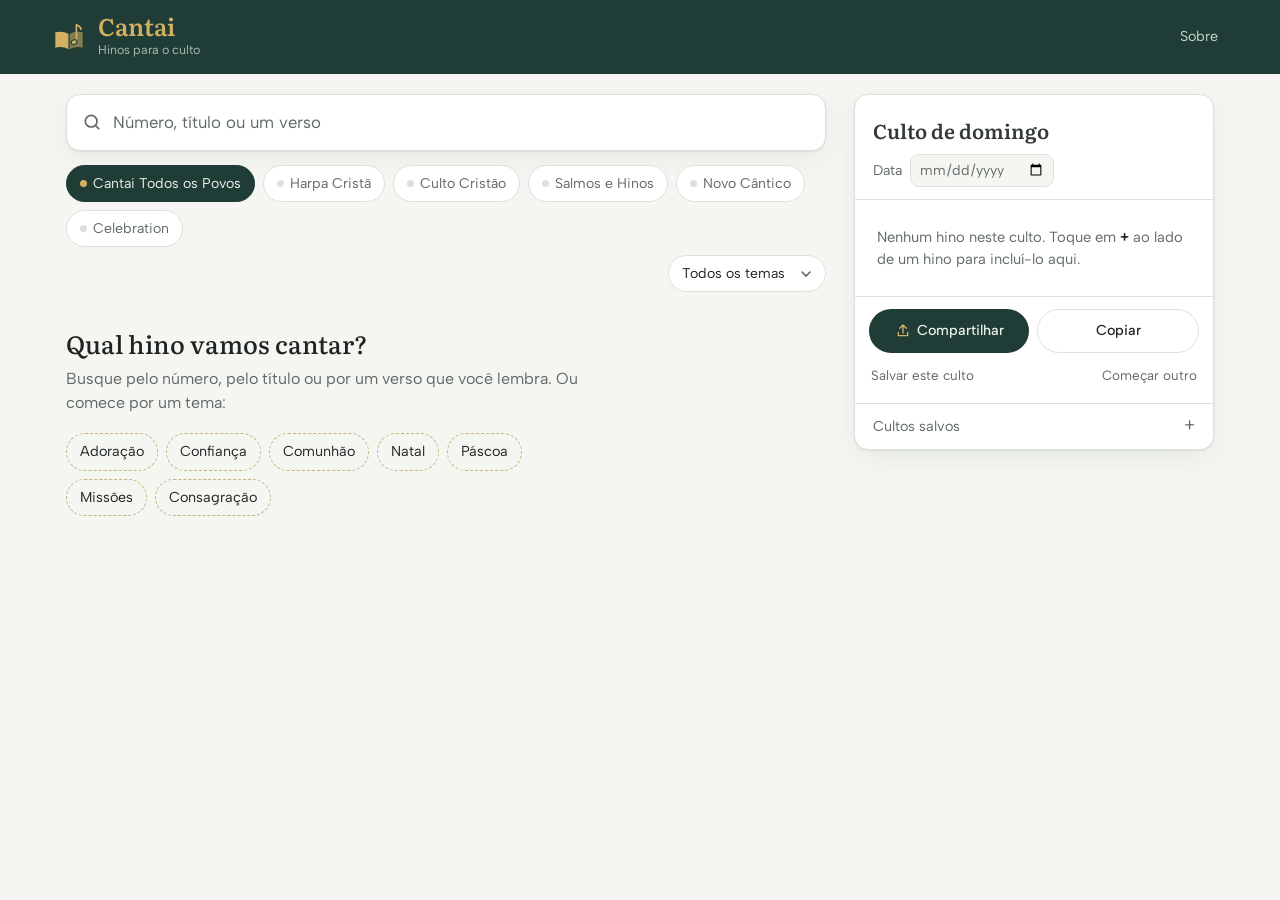
<file: web/index.html>
<!DOCTYPE html>
<html lang="pt-BR">
<head>
    <meta charset="UTF-8">
    <meta name="viewport" content="width=device-width, initial-scale=1.0, viewport-fit=cover">
    <title>Cantai · Hinos para o culto</title>
    <meta name="description" content="Encontre hinos, veja letra, métrica e melodia e monte a ordem do culto.">
    <meta name="theme-color" content="#1F3D36">
    <link rel="icon" type="image/svg+xml" href="icon.svg">
    <link rel="icon" type="image/x-icon" href="favicon.ico">
    <link rel="apple-touch-icon" sizes="180x180" href="apple-touch-icon.png">
    <link rel="manifest" href="site.webmanifest">
    <link rel="preconnect" href="https://fonts.googleapis.com">
    <link rel="preconnect" href="https://fonts.gstatic.com" crossorigin>
    <link href="https://fonts.googleapis.com/css2?family=Albert+Sans:wght@400;500;600&family=Literata:ital,opsz,wght@0,7..72,400..700;1,7..72,400&display=swap" rel="stylesheet">
    <style>
        /* Paleta do hinário: capa de tecido verde, letras douradas, papel e
           o vermelho de rubrica dos livros litúrgicos (só na ordem do culto). */
        :root {
            --capa: #1F3D36;
            --capa-escura: #17302A;
            --dourado: #B8913A;
            --dourado-capa: #D4B062;
            --papel: #F5F6F2;
            --folha: #FFFFFF;
            --tinta: #1D2422;
            --grafite: #5E6866;
            --linha: #DDE1DB;
            --rubrica: #A23B2A;
            --foco: #2F6F62;
            --sombra: 0 1px 2px rgba(23, 48, 42, .08), 0 8px 24px rgba(23, 48, 42, .06);

            --serifa: "Literata", Georgia, "Times New Roman", serif;
            --sans: "Albert Sans", system-ui, -apple-system, "Segoe UI", sans-serif;

            --raio: 14px;
            --raio-p: 9px;
            --letra-hino: 1.12rem;
            color-scheme: light dark;
        }

        @media (prefers-color-scheme: dark) {
            :root {
                --capa: #1A332D;
                --capa-escura: #13261F;
                --dourado: #D4B062;
                --papel: #12201C;
                --folha: #1A2C27;
                --tinta: #E9ECE6;
                --grafite: #A3ADA9;
                --linha: #2C433D;
                --rubrica: #E58A72;
                --foco: #7FC2B1;
                --sombra: 0 1px 2px rgba(0, 0, 0, .3);
            }
        }

        * { box-sizing: border-box; margin: 0; padding: 0; }

        html { -webkit-text-size-adjust: 100%; }

        body {
            font-family: var(--sans);
            background: var(--papel);
            color: var(--tinta);
            line-height: 1.5;
            min-height: 100vh;
            overflow-x: clip;
        }

        button, input, select { font: inherit; color: inherit; }
        button { cursor: pointer; background: none; border: 0; }
        [hidden] { display: none !important; }

        :focus-visible {
            outline: 2px solid var(--foco);
            outline-offset: 2px;
            border-radius: 6px;
        }

        .sr-only {
            position: absolute; width: 1px; height: 1px; overflow: hidden;
            clip: rect(0 0 0 0); white-space: nowrap;
        }

        /* --- Capa ------------------------------------------------------- */

        .capa {
            background: var(--capa);
            color: var(--dourado-capa);
            padding: calc(14px + env(safe-area-inset-top)) 20px 14px;
            position: sticky;
            top: 0;
            z-index: 20;
        }

        .capa-inner {
            max-width: 1180px;
            margin: 0 auto;
            display: flex;
            align-items: center;
            gap: 12px;
        }

        .marca {
            display: flex;
            align-items: center;
            gap: 10px;
            color: inherit;
            text-decoration: none;
        }

        .marca svg { width: 38px; height: 38px; flex: none; }

        .marca-nome {
            display: block;
            font-family: var(--serifa);
            font-size: 1.5rem;
            font-weight: 600;
            letter-spacing: .01em;
            line-height: 1;
        }

        .marca-sub {
            display: block;
            font-size: .78rem;
            color: rgba(233, 236, 230, .72);
            margin-top: 3px;
        }

        .capa-acoes { margin-left: auto; display: flex; gap: 6px; }

        .botao-capa {
            color: rgba(233, 236, 230, .85);
            padding: 8px 12px;
            border-radius: 999px;
            font-size: .9rem;
        }

        .botao-capa:hover { background: rgba(255, 255, 255, .08); }

        /* --- Estrutura -------------------------------------------------- */

        .layout {
            max-width: 1180px;
            margin: 0 auto;
            padding: 20px 16px 120px;
            display: grid;
            gap: 28px;
        }

        .layout > main { min-width: 0; }

        @media (min-width: 960px) {
            .layout {
                grid-template-columns: minmax(0, 1fr) 360px;
                align-items: start;
                padding-bottom: 48px;
            }
        }

        /* --- Busca ------------------------------------------------------ */

        .busca-campo { position: relative; }

        .busca-campo svg {
            position: absolute;
            left: 16px; top: 50%;
            width: 20px; height: 20px;
            transform: translateY(-50%);
            color: var(--grafite);
            pointer-events: none;
        }

        #search-input {
            width: 100%;
            padding: 15px 16px 15px 46px;
            border: 1px solid var(--linha);
            border-radius: var(--raio);
            background: var(--folha);
            font-size: 1.05rem;
            box-shadow: var(--sombra);
            -webkit-appearance: none;
            appearance: none;
        }

        #search-input::placeholder { color: var(--grafite); }
        #search-input::-webkit-search-cancel-button { filter: grayscale(1) opacity(.6); cursor: pointer; }

        #search-input:focus {
            outline: none;
            border-color: var(--foco);
            box-shadow: 0 0 0 3px color-mix(in srgb, var(--foco) 22%, transparent);
        }

        .filtros {
            display: flex;
            flex-wrap: wrap;
            gap: 8px;
            margin-top: 14px;
            align-items: center;
        }

        .hinarios { display: flex; flex-wrap: wrap; gap: 8px; }

        .hinario-chip { position: relative; }

        .hinario-chip input {
            position: absolute; opacity: 0; inset: 0; cursor: pointer;
        }

        .hinario-chip span {
            display: inline-flex;
            align-items: center;
            gap: 6px;
            padding: 7px 13px;
            border-radius: 999px;
            border: 1px solid var(--linha);
            background: var(--folha);
            font-size: .88rem;
            color: var(--grafite);
            transition: background .15s, color .15s, border-color .15s;
        }

        .hinario-chip span::before {
            content: "";
            width: 7px; height: 7px;
            border-radius: 50%;
            background: var(--linha);
        }

        .hinario-chip input:checked + span {
            background: var(--capa);
            border-color: var(--capa);
            color: #F1F2EC;
        }

        .hinario-chip input:checked + span::before { background: var(--dourado-capa); }

        .hinario-chip input:focus-visible + span {
            outline: 2px solid var(--foco);
            outline-offset: 2px;
        }

        .tema-select {
            margin-left: auto;
            padding: 7px 34px 7px 13px;
            border-radius: 999px;
            border: 1px solid var(--linha);
            background: var(--folha) url("data:image/svg+xml,%3Csvg xmlns='http://www.w3.org/2000/svg' width='12' height='12' viewBox='0 0 12 12'%3E%3Cpath d='M2 4l4 4 4-4' fill='none' stroke='%235E6866' stroke-width='1.6' stroke-linecap='round'/%3E%3C/svg%3E") no-repeat right 13px center;
            font-size: .88rem;
            -webkit-appearance: none;
            appearance: none;
        }

        @media (max-width: 600px) {
            /* Hinários numa faixa só, com rolagem lateral; tema embaixo */
            .hinarios { flex-wrap: nowrap; overflow-x: auto; margin: 0 -16px; padding: 2px 16px 4px; scrollbar-width: none; }
            .hinarios::-webkit-scrollbar { display: none; }
            .hinario-chip { flex: none; }
            .tema-select { margin-left: 0; width: 100%; }
        }

        /* --- Início vazio ---------------------------------------------- */

        .inicio { margin-top: 36px; max-width: 34rem; }

        .inicio h2 {
            font-family: var(--serifa);
            font-size: 1.55rem;
            font-weight: 500;
            line-height: 1.25;
        }

        .inicio p { color: var(--grafite); margin-top: 8px; }

        .atalhos { display: flex; flex-wrap: wrap; gap: 8px; margin-top: 18px; }

        .atalho {
            padding: 7px 13px;
            border-radius: 999px;
            border: 1px dashed color-mix(in srgb, var(--dourado) 60%, var(--linha));
            font-size: .9rem;
        }

        .atalho:hover { background: var(--folha); }

        /* --- Listas de hinos ------------------------------------------- */

        .resultados { margin-top: 26px; }

        .resultados-topo {
            font-size: .88rem;
            color: var(--grafite);
            margin-bottom: 6px;
        }

        .lista-hinos {
            list-style: none;
            background: var(--folha);
            border: 1px solid var(--linha);
            border-radius: var(--raio);
            box-shadow: var(--sombra);
            overflow: hidden;
        }

        .folha-hino .lista-hinos { box-shadow: none; }

        .hino-linha {
            display: flex;
            align-items: center;
            border-top: 1px solid var(--linha);
        }

        .hino-linha:first-child { border-top: 0; }

        .hino-abrir {
            flex: 1;
            min-width: 0;
            display: grid;
            grid-template-columns: 4.2rem minmax(0, 1fr);
            align-items: start;
            text-align: left;
            padding: 14px 0 14px 4px;
        }

        .hino-abrir:hover .hino-titulo { color: var(--foco); }

        .numero {
            font-family: var(--serifa);
            font-variant-numeric: oldstyle-nums;
            font-size: 1.75rem;
            font-weight: 500;
            color: var(--dourado);
            text-align: center;
            line-height: 1;
        }

        .numero small {
            display: block;
            font-family: var(--sans);
            font-variant-numeric: normal;
            font-size: .66rem;
            font-weight: 600;
            letter-spacing: .04em;
            color: var(--grafite);
            margin-top: 6px;
        }

        .hino-texto { min-width: 0; padding-right: 8px; }

        .hino-titulo {
            display: block;
            font-family: var(--serifa);
            font-size: 1.06rem;
            font-weight: 600;
            line-height: 1.3;
        }

        .hino-verso {
            display: block;
            color: var(--grafite);
            font-size: .9rem;
            white-space: nowrap;
            overflow: hidden;
            text-overflow: ellipsis;
            margin-top: 2px;
        }

        .hino-meta {
            font-size: .8rem;
            color: var(--grafite);
            margin-top: 4px;
            display: flex;
            flex-wrap: wrap;
            gap: 4px 12px;
        }

        .melodia { font-variant-caps: all-small-caps; letter-spacing: .04em; }

        .tambem { color: var(--foco); }

        .botao-add {
            flex: none;
            width: 44px; height: 44px;
            margin-right: 10px;
            border-radius: 50%;
            display: grid;
            place-items: center;
            color: var(--foco);
            border: 1px solid var(--linha);
            transition: background .15s, color .15s;
        }

        .botao-add:hover { background: var(--papel); }

        .botao-add svg { width: 20px; height: 20px; }

        .botao-add[aria-pressed="true"] {
            background: var(--capa);
            border-color: var(--capa);
            color: var(--dourado-capa);
        }

        .vazio-resultado {
            padding: 28px 20px;
            color: var(--grafite);
            text-align: center;
        }

        .botao-mais {
            display: block;
            margin: 14px auto 0;
            padding: 10px 20px;
            border-radius: 999px;
            border: 1px solid var(--linha);
            background: var(--folha);
            font-size: .92rem;
        }

        .botao-mais:hover { border-color: var(--grafite); }

        /* --- Página do hino -------------------------------------------- */

        .pagina-barra {
            display: flex;
            align-items: center;
            gap: 4px;
            margin-bottom: 14px;
        }

        .botao-texto {
            display: inline-flex;
            align-items: center;
            gap: 6px;
            padding: 8px 12px;
            border-radius: 999px;
            color: var(--grafite);
            font-size: .92rem;
        }

        .botao-texto:hover { background: var(--folha); color: var(--tinta); }
        .botao-texto:disabled { visibility: hidden; }
        .botao-texto svg { width: 16px; height: 16px; }

        .tamanho { margin-left: auto; display: flex; gap: 2px; }

        .tamanho button {
            width: 38px; height: 38px;
            border-radius: 50%;
            font-family: var(--serifa);
            color: var(--grafite);
        }

        .tamanho button:hover { background: var(--folha); color: var(--tinta); }

        .folha-hino {
            background: var(--folha);
            border: 1px solid var(--linha);
            border-radius: var(--raio);
            box-shadow: var(--sombra);
            padding: 28px 22px 32px;
        }

        @media (min-width: 700px) { .folha-hino { padding: 40px 48px 44px; } }

        .cabecalho-hino {
            display: grid;
            grid-template-columns: auto minmax(0, 1fr);
            gap: 0 20px;
            align-items: start;
            padding-bottom: 22px;
            border-bottom: 1px solid var(--linha);
        }

        .numero-grande {
            font-family: var(--serifa);
            font-variant-numeric: oldstyle-nums;
            font-size: clamp(3.4rem, 12vw, 5.2rem);
            font-weight: 500;
            line-height: .85;
            color: var(--dourado);
        }

        .hinario-nome { font-size: .82rem; color: var(--grafite); }

        #detail-title {
            font-family: var(--serifa);
            font-size: clamp(1.4rem, 4.5vw, 1.9rem);
            font-weight: 600;
            line-height: 1.2;
            margin-top: 4px;
            text-wrap: balance;
        }

        .ficha {
            display: grid;
            grid-template-columns: auto minmax(0, 1fr);
            gap: 6px 16px;
            margin-top: 16px;
            font-size: .92rem;
        }

        .ficha dt { color: var(--grafite); }

        .ficha dd button {
            text-align: left;
            color: var(--foco);
            border-bottom: 1px dotted currentColor;
            line-height: 1.3;
        }

        .ficha dd button:hover { border-bottom-style: solid; }
        .ficha .melodia { font-size: 1.08em; }

        .via { font-size: .82rem; color: var(--grafite); margin-top: 3px; }

        #detail-lyrics {
            font-family: var(--serifa);
            font-size: var(--letra-hino);
            line-height: 1.75;
            white-space: pre-line;
            margin-top: 26px;
            max-width: 38rem;
        }

        .sem-letra { color: var(--grafite); font-size: 1rem; line-height: 1.6; }
        .sem-letra q { display: block; font-style: italic; color: var(--tinta); font-size: var(--letra-hino); margin-bottom: 10px; }

        .temas { display: flex; flex-wrap: wrap; gap: 6px; margin-top: 28px; }

        .tema {
            padding: 5px 12px;
            border-radius: 999px;
            background: var(--papel);
            border: 1px solid var(--linha);
            font-size: .84rem;
        }

        .tema:hover { border-color: var(--grafite); }
        .tema-local { color: var(--grafite); }

        .acao-principal {
            display: inline-flex;
            align-items: center;
            gap: 8px;
            margin-top: 28px;
            padding: 12px 20px;
            border-radius: 999px;
            background: var(--capa);
            color: #F1F2EC;
            font-weight: 500;
        }

        .acao-principal svg { width: 18px; height: 18px; color: var(--dourado-capa); }
        .acao-principal:hover { background: var(--capa-escura); }

        .secao-extra { margin-top: 36px; scroll-margin-top: 90px; }

        .secao-extra h3 {
            font-family: var(--serifa);
            font-size: 1.1rem;
            font-weight: 600;
            margin-bottom: 10px;
        }

        .provavel {
            font-family: var(--sans);
            font-size: .72rem;
            font-weight: 400;
            color: var(--grafite);
            border: 1px dashed var(--linha);
            border-radius: 999px;
            padding: 1px 8px;
            margin-left: 8px;
            white-space: nowrap;
            vertical-align: 2px;
        }

        /* --- Culto ------------------------------------------------------ */

        .culto {
            background: var(--folha);
            border: 1px solid var(--linha);
            border-radius: var(--raio);
            box-shadow: var(--sombra);
            display: flex;
            flex-direction: column;
        }

        @media (min-width: 960px) {
            .culto {
                position: sticky;
                top: 86px;
                max-height: calc(100vh - 106px);
            }
            .culto-fechar, .barra-culto, .fundo-culto { display: none !important; }
        }

        @media (max-width: 959px) {
            .culto {
                position: fixed;
                left: 0; right: 0; bottom: 0;
                z-index: 40;
                max-height: 88vh;
                border-radius: 20px 20px 0 0;
                transform: translateY(105%);
                visibility: hidden;
                transition: transform .28s cubic-bezier(.2, .8, .2, 1), visibility 0s .28s;
                padding-bottom: env(safe-area-inset-bottom);
            }
            .culto.aberto {
                transform: none;
                visibility: visible;
                transition: transform .28s cubic-bezier(.2, .8, .2, 1);
            }
        }

        .fundo-culto {
            position: fixed; inset: 0;
            background: rgba(10, 20, 17, .45);
            z-index: 35;
            opacity: 0;
            pointer-events: none;
            transition: opacity .25s;
        }

        .fundo-culto.aberto { opacity: 1; pointer-events: auto; }

        .culto-topo {
            padding: 18px 18px 12px;
            border-bottom: 1px solid var(--linha);
        }

        .culto-topo-linha { display: flex; align-items: center; gap: 8px; }

        #culto-nome {
            flex: 1;
            min-width: 0;
            font-family: var(--serifa);
            font-size: 1.25rem;
            font-weight: 600;
            border: 0;
            background: transparent;
            padding: 2px 0;
            border-bottom: 1px dashed transparent;
        }

        #culto-nome:hover, #culto-nome:focus { border-bottom-color: var(--linha); outline: none; }
        #culto-nome::placeholder { color: var(--tinta); opacity: .9; }

        .culto-fechar {
            width: 38px; height: 38px;
            border-radius: 50%;
            display: grid; place-items: center;
            color: var(--grafite);
        }

        .culto-fechar svg { width: 20px; height: 20px; }

        .culto-data {
            display: flex;
            align-items: center;
            gap: 8px;
            margin-top: 6px;
            color: var(--grafite);
            font-size: .88rem;
        }

        #culto-data {
            border: 1px solid var(--linha);
            border-radius: var(--raio-p);
            background: var(--papel);
            padding: 4px 8px;
            font-size: .88rem;
        }

        .culto-corpo { overflow-y: auto; flex: 1; min-height: 80px; }

        .ordem { list-style: none; }

        .ordem-item {
            display: grid;
            grid-template-columns: 26px 1.8rem minmax(0, 1fr) auto;
            align-items: center;
            gap: 4px 6px;
            padding: 10px 10px 10px 6px;
            border-bottom: 1px solid var(--linha);
            background: var(--folha);
        }

        .ordem-item.arrastando {
            box-shadow: 0 10px 30px rgba(0, 0, 0, .18);
            position: relative;
            z-index: 2;
            border-radius: var(--raio-p);
        }

        .alca {
            width: 26px; height: 40px;
            display: grid; place-items: center;
            color: var(--grafite);
            cursor: grab;
            touch-action: none;
        }

        .alca svg { width: 14px; height: 14px; }

        .ordem-num {
            font-family: var(--serifa);
            font-variant-numeric: oldstyle-nums;
            font-size: 1.15rem;
            color: var(--rubrica);
            text-align: center;
        }

        .ordem-info { min-width: 0; }

        .ordem-titulo {
            display: block;
            width: 100%;
            font-family: var(--serifa);
            font-weight: 600;
            font-size: .98rem;
            line-height: 1.3;
            text-align: left;
            overflow: hidden;
            text-overflow: ellipsis;
            white-space: nowrap;
        }

        .ordem-titulo:hover { text-decoration: underline; text-underline-offset: 3px; }

        .ordem-sub {
            display: flex;
            align-items: center;
            gap: 8px;
            font-size: .8rem;
            color: var(--grafite);
            margin-top: 2px;
        }

        .ordem-sub > span { white-space: nowrap; }

        .momento {
            flex: 1;
            min-width: 0;
            border: 0;
            background: transparent;
            color: var(--rubrica);
            font-size: .8rem;
            padding: 0;
            max-width: 10rem;
            cursor: pointer;
        }

        .ordem-acoes { display: flex; }

        .ordem-acoes button {
            width: 32px; height: 32px;
            border-radius: 50%;
            color: var(--grafite);
            display: grid; place-items: center;
        }

        .ordem-acoes button:hover { background: var(--papel); color: var(--tinta); }
        .ordem-acoes svg { width: 16px; height: 16px; }

        @media (pointer: coarse) { .ordem-acoes .mover { display: none; } }

        .culto-vazio {
            padding: 26px 22px;
            color: var(--grafite);
            font-size: .92rem;
            list-style: none;
        }

        .culto-vazio strong { color: var(--tinta); font-weight: 600; }

        .culto-rodape {
            padding: 12px 14px 14px;
            border-top: 1px solid var(--linha);
            display: grid;
            gap: 8px;
        }

        .culto-botoes { display: flex; gap: 8px; }

        .botao-cheio, .botao-contorno {
            flex: 1;
            padding: 10px 12px;
            border-radius: 999px;
            font-size: .9rem;
            font-weight: 500;
            display: inline-flex;
            align-items: center;
            justify-content: center;
            gap: 6px;
        }

        .botao-cheio { background: var(--capa); color: #F1F2EC; }
        .botao-cheio:hover { background: var(--capa-escura); }
        .botao-contorno { border: 1px solid var(--linha); }
        .botao-contorno:hover { border-color: var(--grafite); }
        .botao-cheio svg { width: 16px; height: 16px; color: var(--dourado-capa); }

        .culto-links { display: flex; justify-content: space-between; font-size: .84rem; }
        .culto-links button { color: var(--grafite); padding: 4px 2px; }
        .culto-links button:hover { color: var(--tinta); text-decoration: underline; }

        .salvos { border-top: 1px solid var(--linha); }

        .salvos summary {
            padding: 12px 18px;
            cursor: pointer;
            font-size: .9rem;
            color: var(--grafite);
            list-style: none;
            display: flex;
            justify-content: space-between;
        }

        .salvos summary::-webkit-details-marker { display: none; }
        .salvos summary::after { content: "+"; font-size: 1.1rem; line-height: 1; }
        .salvos[open] summary::after { content: "–"; }

        .salvos ul { list-style: none; padding: 0 10px 12px; max-height: 40vh; overflow-y: auto; }

        .salvo {
            display: flex;
            align-items: center;
            gap: 8px;
            padding: 8px;
            border-radius: var(--raio-p);
        }

        .salvo:hover { background: var(--papel); }

        .salvo-abrir { flex: 1; text-align: left; min-width: 0; }
        .salvo-nome { font-weight: 500; font-size: .92rem; }
        .salvo-info { font-size: .78rem; color: var(--grafite); }

        .salvo-excluir {
            color: var(--grafite);
            width: 30px; height: 30px;
            border-radius: 50%;
            display: grid; place-items: center;
        }

        .salvo-excluir svg { width: 15px; height: 15px; }

        /* Barra do culto no celular */
        .barra-culto {
            position: fixed;
            left: 12px; right: 12px;
            bottom: calc(12px + env(safe-area-inset-bottom));
            z-index: 30;
            display: flex;
            align-items: center;
            gap: 12px;
            padding: 12px 14px 12px 18px;
            border-radius: 18px;
            background: var(--capa);
            color: #F1F2EC;
            box-shadow: 0 10px 30px rgba(10, 30, 25, .35);
            text-align: left;
        }

        .barra-nome { display: block; font-family: var(--serifa); font-weight: 600; }
        .barra-info { display: block; font-size: .8rem; color: rgba(241, 242, 236, .7); }

        .barra-contador {
            margin-left: auto;
            min-width: 34px; height: 34px;
            border-radius: 999px;
            display: grid; place-items: center;
            background: var(--dourado-capa);
            color: var(--capa-escura);
            font-weight: 600;
            padding: 0 10px;
        }

        .barra-culto.pulsar .barra-contador { animation: pulsar .5s ease; }

        @keyframes pulsar { 40% { transform: scale(1.25); } }

        /* --- Aviso e diálogo ------------------------------------------- */

        .aviso {
            position: fixed;
            left: 50%;
            bottom: calc(92px + env(safe-area-inset-bottom));
            transform: translate(-50%, 20px);
            background: var(--tinta);
            color: var(--papel);
            padding: 10px 18px;
            border-radius: 999px;
            font-size: .9rem;
            opacity: 0;
            pointer-events: none;
            transition: opacity .2s, transform .2s;
            z-index: 60;
            max-width: calc(100vw - 32px);
            text-align: center;
        }

        .aviso.visivel { opacity: 1; transform: translate(-50%, 0); }

        /* No celular o aviso fica no alto, longe da barra e do painel do culto */
        @media (max-width: 959px) {
            .aviso { bottom: auto; top: calc(84px + env(safe-area-inset-top)); transform: translate(-50%, -12px); }
        }

        @media (min-width: 960px) { .aviso { bottom: 28px; } }

        dialog {
            margin: auto;
            border: 0;
            border-radius: var(--raio);
            background: var(--folha);
            color: var(--tinta);
            width: min(440px, calc(100vw - 32px));
            padding: 28px;
            box-shadow: 0 20px 60px rgba(0, 0, 0, .3);
        }

        dialog::backdrop { background: rgba(10, 20, 17, .5); }

        dialog h2 { font-family: var(--serifa); font-size: 1.4rem; font-weight: 600; }
        dialog p { color: var(--grafite); margin-top: 6px; font-size: .94rem; }

        .contagem { width: 100%; margin-top: 18px; border-collapse: collapse; font-size: .92rem; }
        .contagem td { padding: 7px 0; border-bottom: 1px solid var(--linha); }
        .contagem td:last-child { text-align: right; font-variant-numeric: tabular-nums; color: var(--grafite); }
        .contagem tr:last-child td { border-bottom: 0; font-weight: 600; color: var(--tinta); }

        dialog .botao-contorno { margin-top: 20px; width: 100%; }

        @media (prefers-reduced-motion: reduce) {
            *, *::before, *::after { transition: none !important; animation: none !important; }
        }
    </style>
</head>
<body>
    <header class="capa">
        <div class="capa-inner">
            <a class="marca" href="./" aria-label="Cantai, início">
                <svg viewBox="0 0 64 64" aria-hidden="true">
                    <path fill="currentColor" d="M31 27c-6-4-14-5-22-3v26c8-2 16-1 22 3z"/>
                    <path fill="currentColor" fill-opacity=".55" d="M33 27c6-4 14-5 22-3v26c-8-2-16-1-22 3z"/>
                    <path fill="none" stroke="currentColor" stroke-width="2.8" stroke-linecap="round" stroke-linejoin="round" d="M44.5 40V11.5c3.2 1.2 7 3.4 8 7.5"/>
                    <ellipse cx="40.6" cy="40.6" rx="5" ry="3.9" transform="rotate(-22 40.6 40.6)" fill="currentColor" stroke="var(--capa)" stroke-width="2"/>
                </svg>
                <span>
                    <span class="marca-nome">Cantai</span>
                    <span class="marca-sub">Hinos para o culto</span>
                </span>
            </a>
            <div class="capa-acoes">
                <button class="botao-capa" type="button" onclick="openAbout()">Sobre</button>
            </div>
        </div>
    </header>

    <div class="layout">
        <main>
            <section id="tela-busca" aria-label="Buscar hinos">
                <div class="busca-campo">
                    <svg viewBox="0 0 24 24" fill="none" stroke="currentColor" stroke-width="2" stroke-linecap="round" aria-hidden="true"><circle cx="11" cy="11" r="7"/><path d="M20 20l-3.5-3.5"/></svg>
                    <label for="search-input" class="sr-only">Buscar hino</label>
                    <input type="search" id="search-input" autocomplete="off"
                           placeholder="Número, título ou um verso">
                </div>

                <div class="filtros">
                    <div class="hinarios" role="group" aria-label="Hinários">
                    <label class="hinario-chip"><input type="checkbox" value="CTP" checked><span>Cantai Todos os Povos</span></label>
                    <label class="hinario-chip"><input type="checkbox" value="HC"><span>Harpa Cristã</span></label>
                    <label class="hinario-chip"><input type="checkbox" value="HCC"><span>Culto Cristão</span></label>
                    <label class="hinario-chip"><input type="checkbox" value="SH"><span>Salmos e Hinos</span></label>
                    <label class="hinario-chip"><input type="checkbox" value="NC"><span>Novo Cântico</span></label>
                    <label class="hinario-chip"><input type="checkbox" value="CE"><span>Celebration</span></label>
                    </div>
                    <label for="theme-select" class="sr-only">Tema</label>
                    <select id="theme-select" class="tema-select">
                        <option value="">Todos os temas</option>
                    </select>
                </div>

                <div id="inicio" class="inicio">
                    <h2>Qual hino vamos cantar?</h2>
                    <p>Busque pelo número, pelo título ou por um verso que você lembra. Ou comece por um tema:</p>
                    <div class="atalhos" id="atalhos"></div>
                </div>

                <section id="results-section" class="resultados" hidden>
                    <div id="suggestions-header" class="resultados-topo"></div>
                    <ul id="hymn-grid" class="lista-hinos"></ul>
                    <button id="btn-more" class="botao-mais" type="button" onclick="loadMoreSuggestions()">Mais sugestões</button>
                </section>
            </section>

            <article id="hymn-detail" hidden>
                <div class="pagina-barra">
                    <button class="botao-texto" type="button" onclick="showGrid()">
                        <svg viewBox="0 0 24 24" fill="none" stroke="currentColor" stroke-width="2" stroke-linecap="round" stroke-linejoin="round" aria-hidden="true"><path d="M15 6l-6 6 6 6"/></svg>
                        Busca
                    </button>
                    <button id="btn-back-hymn" class="botao-texto" type="button" onclick="goBack()" disabled>Hino anterior</button>
                    <div class="tamanho" role="group" aria-label="Tamanho da letra">
                        <button type="button" onclick="changeLyricsSize(-1)" aria-label="Diminuir letra" style="font-size:.85rem">A</button>
                        <button type="button" onclick="changeLyricsSize(1)" aria-label="Aumentar letra" style="font-size:1.2rem">A</button>
                    </div>
                </div>

                <div class="folha-hino">
                    <header class="cabecalho-hino">
                        <div class="numero-grande" id="detail-number"></div>
                        <div>
                            <div class="hinario-nome" id="detail-hymnal"></div>
                            <h1 id="detail-title"></h1>
                            <dl class="ficha" id="detail-ficha"></dl>
                        </div>
                    </header>

                    <div id="detail-lyrics"></div>

                    <div class="temas" id="detail-topics"></div>

                    <button id="btn-choose-detail" class="acao-principal" type="button"></button>

                    <section id="equivalents-section" class="secao-extra" hidden>
                        <h3>O mesmo hino em outros hinários</h3>
                        <ul id="equivalents-grid" class="lista-hinos"></ul>
                    </section>

                    <section id="tune-section" class="secao-extra" hidden>
                        <h3 id="tune-header"></h3>
                        <ul id="tune-grid" class="lista-hinos"></ul>
                    </section>

                    <section id="related-section" class="secao-extra" hidden>
                        <h3 id="related-header"></h3>
                        <ul id="related-grid" class="lista-hinos"></ul>
                        <button id="btn-more-related" class="botao-mais" type="button" onclick="loadMoreRelated()">Outras sugestões</button>
                    </section>
                </div>
            </article>
        </main>

        <aside id="culto" class="culto" aria-label="Ordem do culto">
            <div class="culto-topo">
                <div class="culto-topo-linha">
                    <label for="culto-nome" class="sr-only">Nome do culto</label>
                    <input id="culto-nome" type="text" placeholder="Culto de domingo" maxlength="60">
                    <button class="culto-fechar" type="button" onclick="closeCulto()" aria-label="Fechar">
                        <svg viewBox="0 0 24 24" fill="none" stroke="currentColor" stroke-width="2" stroke-linecap="round"><path d="M6 9l6 6 6-6"/></svg>
                    </button>
                </div>
                <div class="culto-data">
                    <label for="culto-data">Data</label>
                    <input id="culto-data" type="date">
                </div>
            </div>

            <div class="culto-corpo">
                <ol id="agenda-list" class="ordem"></ol>
            </div>

            <div class="culto-rodape">
                <div class="culto-botoes">
                    <button class="botao-cheio" type="button" onclick="shareProgramacao()">
                        <svg viewBox="0 0 24 24" fill="none" stroke="currentColor" stroke-width="2" stroke-linecap="round" stroke-linejoin="round" aria-hidden="true"><path d="M12 3v12M7 8l5-5 5 5M5 14v5h14v-5"/></svg>
                        Compartilhar
                    </button>
                    <button class="botao-contorno" type="button" onclick="copyProgramacao()">Copiar</button>
                </div>
                <div class="culto-links">
                    <button type="button" onclick="saveList()">Salvar este culto</button>
                    <button type="button" onclick="clearAgenda()">Começar outro</button>
                </div>
            </div>

            <details class="salvos" id="saved-section">
                <summary id="saved-summary">Cultos salvos</summary>
                <ul id="saved-list"></ul>
            </details>
        </aside>
    </div>

    <div class="fundo-culto" id="fundo-culto" onclick="closeCulto()"></div>

    <button class="barra-culto" id="barra-culto" type="button" onclick="openCulto()">
        <span>
            <span class="barra-nome" id="barra-nome">Culto de domingo</span>
            <span class="barra-info" id="barra-info">Nenhum hino ainda</span>
        </span>
        <span class="barra-contador" id="barra-contador">0</span>
    </button>

    <div id="selection-toast" class="aviso" role="status" aria-live="polite"></div>

    <dialog id="about-modal">
        <h2>Cantai</h2>
        <p>Letra, métrica e melodia dos hinos, o mesmo hino em outros hinários e a ordem do culto num só lugar.</p>
        <table class="contagem"><tbody id="about-db-rows"></tbody></table>
        <p>Versão 1.3</p>
        <button class="botao-contorno" type="button" onclick="closeAbout()">Fechar</button>
    </dialog>

    <script>
        // Hinários disponíveis. A ordem define a prioridade nas sugestões.
        const HYMNALS = [
            { code: 'CTP', name: 'Cantai Todos os Povos', file: 'data/output/cantai.json' },
            { code: 'HCC', name: 'Hinário para o Culto Cristão', file: 'data/output/hcc.json' },
            { code: 'SH', name: 'Salmos e Hinos', file: 'data/output/sh.json' },
            { code: 'HC', name: 'Harpa Cristã', file: 'data/output/harpa.json' },
            { code: 'NC', name: 'Novo Cântico', file: 'data/output/nc.json' },
            { code: 'CE', name: 'Celebration Hymnal', file: 'data/output/celebration.json' }
        ];
        // Hinário em inglês que entra só pelos índices (sem letra)
        const INDEX_ONLY_HYMNAL = 'CE';
        const PRIMARY_HYMNAL = 'CTP';
        const PAGE_SIZE = 12;
        // Momentos da liturgia que podem marcar cada hino da ordem do culto
        const MOMENTS = ['Prelúdio', 'Abertura', 'Adoração', 'Confissão', 'Louvor', 'Antes da leitura',
            'Ofertório', 'Antes da mensagem', 'Após a mensagem', 'Ceia', 'Batismo', 'Encerramento', 'Poslúdio'];
        const SHORTCUT_THEMES = ['Adoração', 'Confiança', 'Comunhão', 'Natal', 'Páscoa', 'Missões', 'Consagração'];
        const LYRICS_SIZES = [0.95, 1.05, 1.12, 1.25, 1.4, 1.6, 1.85];

        const ICONS = {
            add: '<svg viewBox="0 0 24 24" fill="none" stroke="currentColor" stroke-width="2" stroke-linecap="round" aria-hidden="true"><path d="M12 5v14M5 12h14"/></svg>',
            added: '<svg viewBox="0 0 24 24" fill="none" stroke="currentColor" stroke-width="2.2" stroke-linecap="round" stroke-linejoin="round" aria-hidden="true"><path d="M5 12.5l4.5 4.5L19 7.5"/></svg>',
            grip: '<svg viewBox="0 0 14 14" fill="currentColor" aria-hidden="true"><circle cx="4.5" cy="3" r="1.3"/><circle cx="9.5" cy="3" r="1.3"/><circle cx="4.5" cy="7" r="1.3"/><circle cx="9.5" cy="7" r="1.3"/><circle cx="4.5" cy="11" r="1.3"/><circle cx="9.5" cy="11" r="1.3"/></svg>',
            up: '<svg viewBox="0 0 24 24" fill="none" stroke="currentColor" stroke-width="2" stroke-linecap="round" stroke-linejoin="round" aria-hidden="true"><path d="M6 15l6-6 6 6"/></svg>',
            down: '<svg viewBox="0 0 24 24" fill="none" stroke="currentColor" stroke-width="2" stroke-linecap="round" stroke-linejoin="round" aria-hidden="true"><path d="M6 9l6 6 6-6"/></svg>',
            remove: '<svg viewBox="0 0 24 24" fill="none" stroke="currentColor" stroke-width="2" stroke-linecap="round" aria-hidden="true"><path d="M6 6l12 12M18 6L6 18"/></svg>'
        };

        let allHymns = [];
        let hymnsById = {};
        let countsByHymnal = {};
        let filteredHymns = [];
        let currentSuggestions = [];
        let resultLimit = PAGE_SIZE;
        let selectedTheme = '';
        let relatedHymns = [];
        let currentRelatedSuggestions = [];
        let navigationHistory = [];
        let currentHymnId = null;
        let agenda = readStorage('cantaiAgenda', []);
        let cultoInfo = readStorage('cantaiCulto', { nome: '', data: '' });
        let savedLists = readStorage('cantaiSavedLists', []);
        let equivalences = {};
        let canonicalTopics = {};

        function readStorage(key, fallback) {
            try {
                const value = JSON.parse(localStorage.getItem(key));
                return value ?? fallback;
            } catch (e) {
                return fallback;
            }
        }

        function writeStorage(key, value) {
            try {
                localStorage.setItem(key, JSON.stringify(value));
            } catch (e) {
                console.error('Não foi possível salvar no navegador:', e);
            }
        }

        function normalizeText(text) {
            return (text || '')
                .normalize('NFD')
                .replace(/[̀-ͯ]/g, '')
                .toLowerCase()
                .replace(/\s+/g, ' ')
                .trim();
        }

        function el(tag, className, text) {
            const node = document.createElement(tag);
            if (className) node.className = className;
            if (text !== undefined) node.textContent = text;
            return node;
        }

        function iconButton(className, icon, label, onClick) {
            const btn = el('button', className);
            btn.type = 'button';
            btn.innerHTML = icon;
            btn.setAttribute('aria-label', label);
            btn.title = label;
            btn.addEventListener('click', onClick);
            return btn;
        }

        function textButton(className, text, onClick) {
            const btn = el('button', className, text);
            btn.type = 'button';
            btn.addEventListener('click', onClick);
            return btn;
        }

        function hymnalName(code) {
            return (HYMNALS.find(h => h.code === code) || {}).name || code;
        }

        function hymnalCheckboxes() {
            return Array.from(document.querySelectorAll('.hinario-chip input[type="checkbox"][value]'));
        }

        function getSelectedHymnals() {
            return hymnalCheckboxes().filter(c => c.checked).map(c => c.value);
        }

        function saveHymnalSelection() {
            writeStorage('cantaiHymnals', getSelectedHymnals());
        }

        function loadHymnalSelection() {
            const saved = readStorage('cantaiHymnals', null);
            if (!Array.isArray(saved)) return;
            hymnalCheckboxes().forEach(c => { c.checked = saved.includes(c.value); });
        }

        let toastTimer = null;
        function showToast(message) {
            const toast = document.getElementById('selection-toast');
            toast.textContent = message;
            toast.classList.add('visivel');
            clearTimeout(toastTimer);
            toastTimer = setTimeout(() => toast.classList.remove('visivel'), 2600);
        }

        // --- Busca ---------------------------------------------------------

        // Busca por número: "30", "30a", "sh 30", "ctp-30a"
        function parseNumberQuery(query) {
            const match = query.match(/^(?:([a-z]+)\s*-?\s*)?(\d+)([ab])?$/);
            if (!match) return null;
            const code = match[1] ? match[1].toUpperCase() : null;
            if (code && !HYMNALS.some(h => h.code === code)) return null;
            return { code, number: parseInt(match[2], 10), variant: match[3] ? match[3].toUpperCase() : null };
        }

        function relevance(hymn, query) {
            const title = normalizeText(hymn.title);
            const firstLine = normalizeText(hymn.first_line);
            if (title === query) return 90;
            if (title.startsWith(query)) return 80;
            if (firstLine.startsWith(query)) return 75;
            if (title.includes(query)) return 70;
            if (firstLine.includes(query)) return 60;
            if (normalizeText(hymn.lyrics).includes(query)) return 40;
            return 0;
        }

        function searchHymns(query, theme) {
            const selectedHymnals = getSelectedHymnals();
            let results = allHymns.filter(h => selectedHymnals.includes(h.hymnal));

            if (theme) {
                results = results.filter(h => (h.topics_canonical || []).includes(theme));
            }

            const normalizedQuery = normalizeText(query);
            const order = code => HYMNALS.findIndex(h => h.code === code);
            const numberQuery = parseNumberQuery(normalizedQuery);
            if (numberQuery) {
                return results
                    .filter(h => h.number === numberQuery.number &&
                        (!numberQuery.code || h.hymnal === numberQuery.code) &&
                        (!numberQuery.variant || h.variant === numberQuery.variant))
                    .sort((a, b) => order(a.hymnal) - order(b.hymnal));
            }
            if (normalizedQuery) {
                results = results
                    .map(h => ({ h, score: relevance(h, normalizedQuery) }))
                    .filter(r => r.score > 0)
                    .sort((a, b) => b.score - a.score || order(a.h.hymnal) - order(b.h.hymnal) || a.h.number - b.h.number)
                    .map(r => r.h);
            }
            return results;
        }

        function shuffleArray(array) {
            const shuffled = [...array];
            for (let i = shuffled.length - 1; i > 0; i--) {
                const j = Math.floor(Math.random() * (i + 1));
                [shuffled[i], shuffled[j]] = [shuffled[j], shuffled[i]];
            }
            return shuffled;
        }

        function confirmedEquivalents(hymn) {
            return (equivalences[hymn.id] || []).filter(e => e.confianca === 'confirmada');
        }

        // Sugestões por tema: 3 do hinário principal + 1 de cada outro hinário,
        // sem repetir um hino que já aparece em outro hinário selecionado.
        function generateSuggestions() {
            const selected = getSelectedHymnals();
            const ordered = HYMNALS.map(h => h.code).filter(code => selected.includes(code));
            if (ordered.length === 0) {
                currentSuggestions = [];
                return currentSuggestions;
            }
            const main = ordered.includes(PRIMARY_HYMNAL) ? PRIMARY_HYMNAL : ordered[0];
            const suggestions = shuffleArray(filteredHymns.filter(h => h.hymnal === main)).slice(0, 3);
            const shown = new Set(suggestions.map(h => h.id));
            suggestions.forEach(h => confirmedEquivalents(h).forEach(e => shown.add(e.id)));

            ordered.filter(code => code !== main).forEach(code => {
                const candidates = filteredHymns.filter(h =>
                    h.hymnal === code &&
                    !shown.has(h.id) &&
                    !confirmedEquivalents(h).some(e => e.id.startsWith(main + '-'))
                );
                const pick = shuffleArray(candidates)[0];
                if (pick) {
                    suggestions.push(pick);
                    shown.add(pick.id);
                    confirmedEquivalents(pick).forEach(e => shown.add(e.id));
                }
            });

            currentSuggestions = suggestions;
            return currentSuggestions;
        }

        async function loadHymns() {
            try {
                const fetchJson = async url => {
                    const response = await fetch(url);
                    if (!response.ok) throw new Error(`${url}: ${response.status}`);
                    return response.json();
                };
                const [hymnalData, equivData, topicsData] = await Promise.all([
                    Promise.all(HYMNALS.map(h => fetchJson(h.file))),
                    fetchJson('data/equivalencias.json'),
                    fetchJson('data/canonical_topics.json')
                ]);
                equivalences = equivData;
                canonicalTopics = topicsData;

                allHymns = hymnalData.flatMap(data => data.hymns);
                hymnsById = Object.fromEntries(allHymns.map(h => [h.id, h]));
                countsByHymnal = Object.fromEntries(
                    HYMNALS.map((h, i) => [h.code, hymnalData[i].hymns.length])
                );

                loadHymnalSelection();
                populateThemeSelect(Object.keys(canonicalTopics).sort((a, b) => a.localeCompare(b, 'pt')));
                renderShortcuts();
                renderAgenda();
                renderSavedLists();
                updateFilters();
            } catch (error) {
                console.error('Erro ao carregar hinos:', error);
                showToast('Os hinos não carregaram. Verifique a conexão e recarregue a página.');
            }
        }

        function populateThemeSelect(themes) {
            const select = document.getElementById('theme-select');
            themes.forEach(theme => select.appendChild(new Option(theme, theme)));
        }

        function renderShortcuts() {
            const box = document.getElementById('atalhos');
            box.textContent = '';
            SHORTCUT_THEMES.filter(t => canonicalTopics[t]).forEach(theme => {
                box.appendChild(textButton('atalho', theme, () => {
                    document.getElementById('theme-select').value = theme;
                    selectedTheme = theme;
                    updateFilters();
                }));
            });
        }

        // --- Culto (ordem dos hinos) --------------------------------------

        function inAgenda(id) {
            return agenda.some(h => h.id === id);
        }

        function saveAgenda() {
            writeStorage('cantaiAgenda', agenda);
        }

        function saveCultoInfo() {
            writeStorage('cantaiCulto', cultoInfo);
        }

        function addToAgenda(hymn) {
            if (inAgenda(hymn.id)) return false;
            agenda.push({ id: hymn.id, source: hymn.hymnal, number: hymn.number, title: hymn.title, moment: '' });
            saveAgenda();
            renderAgenda();
            return true;
        }

        function removeFromAgenda(index) {
            const [removed] = agenda.splice(index, 1);
            saveAgenda();
            renderAgenda();
            refreshAddButtons();
            showToast(`${removed.title} saiu do culto`);
        }

        function moveItem(index, delta) {
            const target = index + delta;
            if (target < 0 || target >= agenda.length) return;
            [agenda[index], agenda[target]] = [agenda[target], agenda[index]];
            saveAgenda();
            renderAgenda();
            const item = document.querySelectorAll('#agenda-list .ordem-item')[target];
            const focusBtn = item && item.querySelectorAll('.mover')[delta < 0 ? 0 : 1];
            if (focusBtn) focusBtn.focus();
        }

        function cultoName() {
            return cultoInfo.nome.trim() || 'Culto de domingo';
        }

        function formatDate(iso) {
            if (!iso) return '';
            const [y, m, d] = iso.split('-');
            return `${d}/${m}/${y}`;
        }

        function countLabel(n) {
            return n === 1 ? '1 hino' : `${n} hinos`;
        }

        function renderCultoHeader() {
            const nameInput = document.getElementById('culto-nome');
            if (document.activeElement !== nameInput) nameInput.value = cultoInfo.nome;
            document.getElementById('culto-data').value = cultoInfo.data;
            document.getElementById('barra-nome').textContent = cultoName();
            document.getElementById('barra-info').textContent = agenda.length === 0
                ? 'Nenhum hino ainda'
                : (cultoInfo.data ? formatDate(cultoInfo.data) + ', ' : '') + countLabel(agenda.length);
            document.getElementById('barra-contador').textContent = agenda.length;
        }

        function renderAgenda() {
            renderCultoHeader();
            const list = document.getElementById('agenda-list');
            list.textContent = '';

            if (agenda.length === 0) {
                const empty = el('li', 'culto-vazio');
                empty.append('Nenhum hino neste culto. Toque em ');
                empty.appendChild(el('strong', null, '+'));
                empty.append(' ao lado de um hino para incluí-lo aqui.');
                list.appendChild(empty);
                return;
            }

            agenda.forEach((h, i) => {
                const item = el('li', 'ordem-item');
                item.dataset.index = i;

                const grip = el('button', 'alca');
                grip.type = 'button';
                grip.innerHTML = ICONS.grip;
                grip.setAttribute('aria-label', `Arrastar ${h.title} para mudar a ordem`);
                grip.addEventListener('pointerdown', e => startDrag(e, item));

                const info = el('div', 'ordem-info');
                const title = textButton('ordem-titulo', h.title, () => { showHymn(h.id); closeCulto(); });
                if (!hymnsById[h.id]) title.disabled = true;

                const sub = el('div', 'ordem-sub');
                sub.appendChild(el('span', null, h.id));
                const moment = el('select', 'momento');
                moment.setAttribute('aria-label', `Momento do culto para ${h.title}`);
                moment.appendChild(new Option('Momento…', ''));
                MOMENTS.forEach(m => moment.appendChild(new Option(m, m)));
                if (h.moment && !MOMENTS.includes(h.moment)) moment.appendChild(new Option(h.moment, h.moment));
                moment.value = h.moment || '';
                moment.addEventListener('change', () => { agenda[i].moment = moment.value; saveAgenda(); });
                sub.appendChild(moment);
                info.append(title, sub);

                const actions = el('div', 'ordem-acoes');
                actions.append(
                    iconButton('mover', ICONS.up, `Subir ${h.title}`, () => moveItem(i, -1)),
                    iconButton('mover', ICONS.down, `Descer ${h.title}`, () => moveItem(i, 1)),
                    iconButton('', ICONS.remove, `Tirar ${h.title} do culto`, () => removeFromAgenda(i))
                );

                item.append(grip, el('span', 'ordem-num', String(i + 1)), info, actions);
                list.appendChild(item);
            });
        }

        // Arrastar pela alça para reordenar (mouse e toque)
        function startDrag(event, item) {
            event.preventDefault();
            const list = item.parentElement;
            const pointerId = event.pointerId;
            const startY = event.clientY;
            const startTop = item.offsetTop;
            item.classList.add('arrastando');

            const onMove = e => {
                if (e.pointerId !== pointerId) return;
                const next = Array.from(list.children)
                    .filter(c => c !== item)
                    .find(c => {
                        const box = c.getBoundingClientRect();
                        return e.clientY < box.top + box.height / 2;
                    });
                if (next) {
                    if (next !== item.nextElementSibling) list.insertBefore(item, next);
                } else if (list.lastElementChild !== item) {
                    list.appendChild(item);
                }
                item.style.transform = `translateY(${e.clientY - startY - (item.offsetTop - startTop)}px)`;
            };
            const onUp = e => {
                if (e.pointerId !== pointerId) return;
                window.removeEventListener('pointermove', onMove);
                window.removeEventListener('pointerup', onUp);
                window.removeEventListener('pointercancel', onUp);
                const order = Array.from(list.children).map(c => Number(c.dataset.index));
                agenda = order.map(i => agenda[i]);
                saveAgenda();
                renderAgenda();
            };
            window.addEventListener('pointermove', onMove);
            window.addEventListener('pointerup', onUp);
            window.addEventListener('pointercancel', onUp);
        }

        function programacaoText() {
            const header = cultoName() + (cultoInfo.data ? ` (${formatDate(cultoInfo.data)})` : '');
            const lines = agenda.map((h, i) => {
                const moment = h.moment ? `${h.moment}: ` : '';
                return `${i + 1}. ${moment}${h.title} (${h.id})`;
            });
            return [header, '', ...lines].join('\n');
        }

        function copyProgramacao() {
            if (agenda.length === 0) {
                showToast('Inclua hinos no culto antes de copiar');
                return;
            }
            navigator.clipboard.writeText(programacaoText())
                .then(() => showToast('Ordem do culto copiada'))
                .catch(() => showToast('Não foi possível copiar. Use o botão Compartilhar.'));
        }

        function shareProgramacao() {
            if (agenda.length === 0) {
                showToast('Inclua hinos no culto antes de compartilhar');
                return;
            }
            if (navigator.share) {
                navigator.share({ title: cultoName(), text: programacaoText() }).catch(() => {});
            } else {
                copyProgramacao();
            }
        }

        function clearAgenda() {
            if (agenda.length === 0 && !cultoInfo.nome && !cultoInfo.data) return;
            if (agenda.length > 0 && !confirm('Começar um culto novo? Os hinos deste culto saem da lista. Salve antes se quiser guardar.')) return;
            agenda = [];
            cultoInfo = { nome: '', data: '' };
            saveAgenda();
            saveCultoInfo();
            renderAgenda();
            refreshAddButtons();
        }

        function saveSavedLists() {
            writeStorage('cantaiSavedLists', savedLists);
        }

        function saveList() {
            if (agenda.length === 0) {
                showToast('Inclua hinos no culto antes de salvar');
                return;
            }
            const name = cultoName();
            const existing = savedLists.findIndex(l => l.name === name && (l.date || '') === cultoInfo.data);
            const entry = { name, date: cultoInfo.data, hymns: agenda.map(h => ({ ...h })), createdAt: new Date().toISOString() };
            if (existing >= 0) savedLists[existing] = entry;
            else savedLists.unshift(entry);
            saveSavedLists();
            renderSavedLists();
            showToast(existing >= 0 ? `${name} atualizado` : `${name} salvo`);
        }

        function openList(index) {
            const list = savedLists[index];
            if (agenda.length > 0 && !confirm(`Abrir "${list.name}"? O culto atual será substituído.`)) return;
            agenda = list.hymns.map(h => ({ moment: '', ...h }));
            cultoInfo = { nome: list.name, data: list.date || '' };
            saveAgenda();
            saveCultoInfo();
            renderAgenda();
            refreshAddButtons();
            showToast(`${list.name} aberto`);
        }

        function deleteList(index) {
            const name = savedLists[index].name;
            if (!confirm(`Excluir "${name}" dos cultos salvos?`)) return;
            savedLists.splice(index, 1);
            saveSavedLists();
            renderSavedLists();
        }

        function renderSavedLists() {
            const list = document.getElementById('saved-list');
            list.textContent = '';
            document.getElementById('saved-summary').textContent =
                savedLists.length ? `Cultos salvos (${savedLists.length})` : 'Cultos salvos';

            if (savedLists.length === 0) {
                list.appendChild(el('li', 'culto-vazio', 'Use "Salvar este culto" para guardar a ordem e reaproveitar depois.'));
                return;
            }

            savedLists.forEach((l, i) => {
                const item = el('li', 'salvo');
                const open = textButton('salvo-abrir', '', () => openList(i));
                open.appendChild(el('div', 'salvo-nome', l.name));
                const when = l.date ? formatDate(l.date) + ', ' : '';
                open.appendChild(el('div', 'salvo-info', when + countLabel(l.hymns.length)));
                item.append(open, iconButton('salvo-excluir', ICONS.remove, `Excluir ${l.name}`, () => deleteList(i)));
                list.appendChild(item);
            });
        }

        function openCulto() {
            document.getElementById('culto').classList.add('aberto');
            document.getElementById('fundo-culto').classList.add('aberto');
        }

        function closeCulto() {
            document.getElementById('culto').classList.remove('aberto');
            document.getElementById('fundo-culto').classList.remove('aberto');
        }

        // --- Linhas de hino -----------------------------------------------

        function currentQuery() {
            return document.getElementById('search-input').value.trim();
        }

        function shouldShowResults() {
            return currentQuery().length > 0 || selectedTheme.length > 0;
        }

        function equivalentNote(hymn) {
            const selected = getSelectedHymnals();
            const main = selected.includes(PRIMARY_HYMNAL) ? PRIMARY_HYMNAL : null;
            if (!main || hymn.hymnal === main) return null;
            const eq = confirmedEquivalents(hymn).find(e => e.id.startsWith(main + '-'));
            return eq ? `Também no ${main} ${eq.id.split('-')[1]}` : null;
        }

        function setAddState(btn, hymn) {
            const added = inAgenda(hymn.id);
            btn.innerHTML = added ? ICONS.added : ICONS.add;
            btn.setAttribute('aria-pressed', added ? 'true' : 'false');
            btn.setAttribute('aria-label', added ? `${hymn.title} está no culto` : `Incluir ${hymn.title} no culto`);
            btn.title = added ? 'Já está no culto' : 'Incluir no culto';
        }

        function addButton(hymn) {
            const btn = el('button', 'botao-add');
            btn.type = 'button';
            btn.dataset.id = hymn.id;
            setAddState(btn, hymn);
            btn.addEventListener('click', () => chooseHymn(hymn.id));
            return btn;
        }

        function refreshAddButtons() {
            document.querySelectorAll('.botao-add[data-id]').forEach(btn => {
                const hymn = hymnsById[btn.dataset.id];
                if (hymn) setAddState(btn, hymn);
            });
            if (currentHymnId) updateDetailChoose(hymnsById[currentHymnId]);
        }

        // badge: texto opcional ao lado do título (ex.: "provável")
        function hymnRow(h, badge) {
            const row = el('li', 'hino-linha');
            const open = textButton('hino-abrir', '', () => showHymn(h.id));

            const num = el('span', 'numero', String(h.number) + (h.variant || '').toLowerCase());
            num.appendChild(el('small', null, h.hymnal));

            const text = el('span', 'hino-texto');
            const title = el('span', 'hino-titulo', h.title);
            if (badge) title.appendChild(el('span', 'provavel', badge));
            text.append(title, el('span', 'hino-verso', h.first_line));

            const meta = el('span', 'hino-meta');
            if (h.metric) meta.appendChild(el('span', null, h.metric));
            if (h.melody) meta.appendChild(el('span', 'melodia', h.melody));
            if (h.key) meta.appendChild(el('span', null, `Tom ${formatKey(h.key)}`));
            const note = equivalentNote(h);
            if (note) meta.appendChild(el('span', 'tambem', note));
            if (meta.childElementCount) text.appendChild(meta);

            open.append(num, text);
            row.append(open, addButton(h));
            return row;
        }

        function renderGrid() {
            const resultsSection = document.getElementById('results-section');
            const grid = document.getElementById('hymn-grid');
            const headerEl = document.getElementById('suggestions-header');
            const btnMore = document.getElementById('btn-more');

            grid.textContent = '';
            const showing = shouldShowResults();
            resultsSection.hidden = !showing;
            document.getElementById('inicio').hidden = showing;
            if (!showing) return;

            if (filteredHymns.length === 0) {
                grid.appendChild(el('li', 'vazio-resultado', getSelectedHymnals().length === 0
                    ? 'Escolha ao menos um hinário acima.'
                    : 'Nenhum hino encontrado. Tente outra palavra, outro tema ou mais hinários.'));
                headerEl.textContent = '';
                btnMore.hidden = true;
                return;
            }

            // Com texto digitado: resultados em ordem de relevância.
            // Só com tema: sugestões sorteadas.
            let shown;
            if (currentQuery()) {
                shown = filteredHymns.slice(0, resultLimit);
                headerEl.textContent = countLabel(filteredHymns.length);
                btnMore.textContent = 'Mostrar mais';
            } else {
                if (currentSuggestions.length === 0) generateSuggestions();
                shown = currentSuggestions;
                headerEl.textContent = `Sugestões para ${selectedTheme}`;
                btnMore.textContent = 'Outras sugestões';
            }
            btnMore.hidden = filteredHymns.length <= shown.length;
            shown.forEach(h => grid.appendChild(hymnRow(h)));
        }

        function loadMoreSuggestions() {
            if (currentQuery()) {
                resultLimit += PAGE_SIZE;
            } else {
                generateSuggestions();
            }
            renderGrid();
        }

        // --- Hinos relacionados -------------------------------------------

        function findRelatedHymns(type, value, hymn) {
            const selected = getSelectedHymnals();
            const sameHymn = new Set((equivalences[hymn.id] || []).map(e => e.id));
            return allHymns.filter(h => {
                if (h.id === hymn.id || sameHymn.has(h.id) || !selected.includes(h.hymnal)) return false;
                if (type === 'theme') return (h.topics_canonical || []).includes(value);
                if (type === 'topic') return h.hymnal === hymn.hymnal && (h.topics || []).includes(value);
                if (type === 'metric') return h.metric_key === value;
                if (type === 'melody') return (h.melody_keys || []).some(k => value.includes(k));
                return false;
            });
        }

        function generateRelatedSuggestions() {
            currentRelatedSuggestions = shuffleArray(relatedHymns).slice(0, 4);
            return currentRelatedSuggestions;
        }

        function showRelated(type, value, hymn, label) {
            relatedHymns = findRelatedHymns(type, value, hymn);

            const section = document.getElementById('related-section');
            const header = document.getElementById('related-header');
            const btnMore = document.getElementById('btn-more-related');
            const what = { theme: 'tema', topic: 'tema', metric: 'métrica', melody: 'melodia' }[type];

            section.hidden = false;
            if (relatedHymns.length === 0) {
                header.textContent = `Nenhum outro hino com esta ${what} nos hinários marcados`;
                document.getElementById('related-grid').textContent = '';
                btnMore.hidden = true;
            } else {
                header.textContent = `Mesma ${what}: ${label} (${countLabel(relatedHymns.length)})`;
                generateRelatedSuggestions();
                renderRelatedGrid();
                btnMore.hidden = relatedHymns.length <= currentRelatedSuggestions.length;
            }
            section.scrollIntoView({ behavior: 'smooth', block: 'start' });
        }

        function renderRelatedGrid() {
            const grid = document.getElementById('related-grid');
            grid.textContent = '';
            currentRelatedSuggestions.forEach(h => grid.appendChild(hymnRow(h)));
        }

        function loadMoreRelated() {
            generateRelatedSuggestions();
            renderRelatedGrid();
        }

        // --- Página do hino -----------------------------------------------

        function goBack() {
            if (navigationHistory.length > 0) {
                showHymn(navigationHistory.pop(), false);
            }
        }

        function updateBackButton() {
            document.getElementById('btn-back-hymn').disabled = navigationHistory.length === 0;
        }

        function changeLyricsSize(step) {
            const current = readStorage('cantaiLetra', 2);
            const next = Math.max(0, Math.min(LYRICS_SIZES.length - 1, current + step));
            writeStorage('cantaiLetra', next);
            document.documentElement.style.setProperty('--letra-hino', LYRICS_SIZES[next] + 'rem');
        }

        function fichaRow(ficha, label, content) {
            const dd = el('dd');
            dd.appendChild(content);
            ficha.append(el('dt', null, label), dd);
            return dd;
        }

        function updateDetailChoose(hymn) {
            const btn = document.getElementById('btn-choose-detail');
            const added = inAgenda(hymn.id);
            btn.innerHTML = added ? ICONS.added : ICONS.add;
            btn.append(added ? 'Está no culto' : 'Incluir no culto');
            btn.onclick = () => (inAgenda(hymn.id) ? openCulto() : chooseHymn(hymn.id));
        }

        function showHymn(id, addToHistory = true) {
            const hymn = hymnsById[id];
            if (!hymn) return;

            if (addToHistory && currentHymnId !== null && currentHymnId !== id) {
                navigationHistory.push(currentHymnId);
            }
            currentHymnId = id;
            updateBackButton();

            document.getElementById('detail-number').textContent = hymn.number + (hymn.variant || '').toLowerCase();
            document.getElementById('detail-hymnal').textContent = hymnalName(hymn.hymnal);
            document.getElementById('detail-title').textContent = hymn.title;
            renderLyrics(hymn);

            const ficha = document.getElementById('detail-ficha');
            ficha.textContent = '';
            if (hymn.metric) {
                fichaRow(ficha, 'Métrica', hymn.metric_key
                    ? textButton('', hymn.metric, () => showRelated('metric', hymn.metric_key, hymn, hymn.metric))
                    : el('span', null, hymn.metric));
            }
            if (hymn.melody) {
                fichaRow(ficha, 'Melodia', textButton('melodia', hymn.melody,
                    () => showRelated('melody', hymn.melody_keys || [], hymn, hymn.melody)));
            }
            if (hymn.key) fichaRow(ficha, 'Tom', el('span', null, formatKey(hymn.key)));
            if (hymn.via) {
                ficha.appendChild(el('dt'));
                ficha.appendChild(el('dd', 'via',
                    `Este hinário não indica; vem do mesmo hino no ${hymn.via.replace('-', ' ')}.`));
            }

            // Temas: canônicos (comparam entre hinários) e os do próprio hinário
            const topicsEl = document.getElementById('detail-topics');
            topicsEl.textContent = '';
            const canonical = hymn.topics_canonical || [];
            canonical.forEach(t => topicsEl.appendChild(
                textButton('tema', t, () => showRelated('theme', t, hymn, t))));
            (hymn.topics || []).filter(t => !canonical.includes(t)).forEach(t => topicsEl.appendChild(
                textButton('tema tema-local', t, () => showRelated('topic', t, hymn, t))));

            updateDetailChoose(hymn);
            renderEquivalents(hymn);
            renderSameTune(hymn);
            document.getElementById('related-section').hidden = true;

            document.getElementById('tela-busca').hidden = true;
            document.getElementById('hymn-detail').hidden = false;
            window.scrollTo(0, 0);
        }

        // "G/Ab" -> "G/A♭"
        function formatKey(key) {
            return key.replace(/([A-Ga-g])b/g, '$1♭').replace(/([A-Ga-g])#/g, '$1♯');
        }

        function renderLyrics(hymn) {
            const box = document.getElementById('detail-lyrics');
            box.textContent = '';
            if (hymn.lyrics) {
                box.textContent = hymn.lyrics;
                return;
            }
            const note = el('div', 'sem-letra');
            if (hymn.first_line) note.appendChild(el('q', null, hymn.first_line));
            note.appendChild(document.createTextNode(hymn.hymnal === INDEX_ONLY_HYMNAL
                ? 'A letra do Celebration Hymnal não está no app. Tom, melodia, métrica e temas vêm do índice do livro.'
                : 'Letra não disponível.'));
            box.appendChild(note);
        }

        // Liga o Celebration aos hinários em português pela melodia (não há
        // letra para comparar). Mesma melodia não garante a mesma letra.
        function renderSameTune(hymn) {
            const section = document.getElementById('tune-section');
            const grid = document.getElementById('tune-grid');
            const keys = hymn.melody_keys || [];
            const fromCelebration = hymn.hymnal === INDEX_ONLY_HYMNAL;
            const items = keys.length === 0 ? [] : allHymns.filter(h =>
                h.id !== hymn.id &&
                (h.hymnal === INDEX_ONLY_HYMNAL) !== fromCelebration &&
                (h.melody_keys || []).some(k => keys.includes(k)));
            grid.textContent = '';
            section.hidden = items.length === 0;
            if (section.hidden) return;
            document.getElementById('tune-header').textContent = fromCelebration
                ? `Com a melodia ${hymn.melody} nos hinários em português`
                : `Com a melodia ${hymn.melody} no Celebration Hymnal`;
            items.forEach(h => grid.appendChild(hymnRow(h)));
        }

        function renderEquivalents(hymn) {
            const section = document.getElementById('equivalents-section');
            const grid = document.getElementById('equivalents-grid');
            const items = (equivalences[hymn.id] || []).filter(eq => hymnsById[eq.id]);
            grid.textContent = '';
            section.hidden = items.length === 0;
            items.forEach(eq => {
                const row = hymnRow(hymnsById[eq.id], eq.confianca === 'confirmada' ? null : 'provável');
                row.title = eq.motivo;
                grid.appendChild(row);
            });
        }

        function showGrid() {
            document.getElementById('hymn-detail').hidden = true;
            document.getElementById('tela-busca').hidden = false;
            navigationHistory = [];
            currentHymnId = null;
            updateBackButton();
            renderGrid();
        }

        function chooseHymn(id) {
            const hymn = hymnsById[id];
            if (!hymn) return;
            if (addToAgenda(hymn)) {
                showToast(`${hymn.title} entrou no culto`);
                const bar = document.getElementById('barra-culto');
                bar.classList.remove('pulsar');
                void bar.offsetWidth;
                bar.classList.add('pulsar');
            } else {
                showToast(`${hymn.title} já está no culto`);
            }
            refreshAddButtons();
        }

        function updateFilters() {
            filteredHymns = searchHymns(document.getElementById('search-input').value, selectedTheme);
            currentSuggestions = [];
            resultLimit = PAGE_SIZE;
            renderGrid();
        }

        document.getElementById('search-input').addEventListener('input', updateFilters);

        document.getElementById('theme-select').addEventListener('change', e => {
            selectedTheme = e.target.value;
            updateFilters();
        });

        hymnalCheckboxes().forEach(c => c.addEventListener('change', () => {
            saveHymnalSelection();
            updateFilters();
        }));

        document.getElementById('culto-nome').addEventListener('input', e => {
            cultoInfo.nome = e.target.value;
            saveCultoInfo();
            renderCultoHeader();
        });

        document.getElementById('culto-data').addEventListener('change', e => {
            cultoInfo.data = e.target.value;
            saveCultoInfo();
            renderCultoHeader();
        });

        document.addEventListener('keydown', e => {
            if (e.key === 'Escape') closeCulto();
        });

        function openAbout() {
            updateAboutCounts();
            document.getElementById('about-modal').showModal();
        }

        function closeAbout() {
            document.getElementById('about-modal').close();
        }

        function updateAboutCounts() {
            const rows = document.getElementById('about-db-rows');
            rows.textContent = '';
            const addRow = (name, count) => {
                const tr = el('tr');
                tr.append(el('td', null, name), el('td', null, countLabel(count)));
                rows.appendChild(tr);
            };
            HYMNALS.forEach(h => addRow(h.name, countsByHymnal[h.code] || 0));
            addRow('Total', allHymns.length);
        }

        changeLyricsSize(0);
        loadHymns();
    </script>
</body>
</html>
</file>
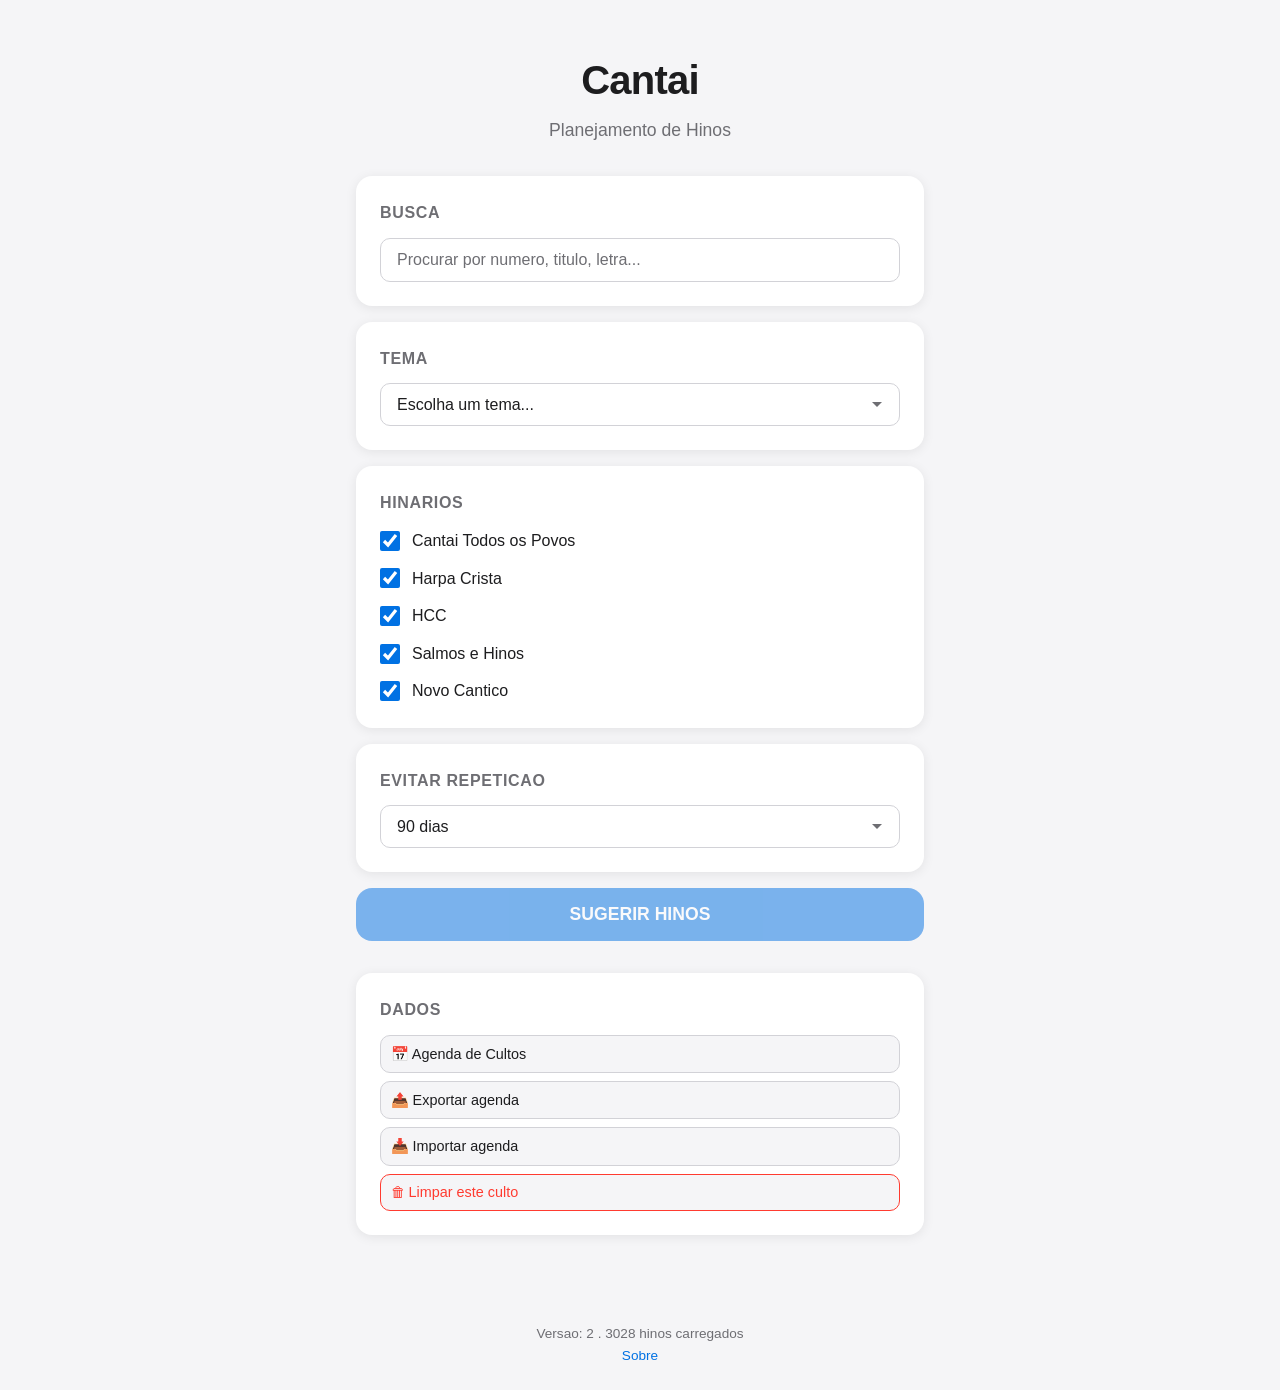
<file: cantai/web/index.html>
<!DOCTYPE html>
<html lang="pt-BR">
<head>
  <meta charset="UTF-8">
  <meta name="viewport" content="width=device-width, initial-scale=1.0">
  <title>Cantai - Planejamento de Hinos</title>
  <link rel="stylesheet" href="style.css">
</head>
<body>
  <header class="header">
    <h1> Cantai</h1>
    <p class="subtitle">Planejamento de Hinos</p>
  </header>

  <main class="container">
    <section class="card">
      <h2>Busca</h2>
      <input
        type="text"
        id="busca"
        class="input-busca"
        placeholder="Procurar por numero, titulo, letra..."
        autocomplete="off"
      >
      <div id="busca-info" class="busca-info" style="display:none"></div>
    </section>

    <section id="resultados-busca" class="resultados" style="display:none"></section>

    <section class="card">
      <h2>Tema</h2>
      <select id="tema"></select>
    </section>

    <section class="card">
      <h2>Hinarios</h2>
      <div class="checkbox-group">
        <label class="checkbox-label">
          <input type="checkbox" id="hctp" checked>
          <span>Cantai Todos os Povos</span>
        </label>
        <label class="checkbox-label">
          <input type="checkbox" id="harpa" checked>
          <span>Harpa Crista</span>
        </label>
        <label class="checkbox-label">
          <input type="checkbox" id="hcc" checked>
          <span>HCC</span>
        </label>
        <label class="checkbox-label">
          <input type="checkbox" id="sh" checked>
          <span>Salmos e Hinos</span>
        </label>
        <label class="checkbox-label">
          <input type="checkbox" id="nc" checked>
          <span>Novo Cantico</span>
        </label>
      </div>
    </section>

    <section class="card">
      <h2>Evitar repeticao</h2>
      <select id="repeticao">
        <option value="30">30 dias</option>
        <option value="60">60 dias</option>
        <option value="90" selected>90 dias</option>
        <option value="180">180 dias</option>
        <option value="365">1 ano</option>
      </select>
    </section>

    <button class="btn-primary" id="btn-sugerir" onclick="suggestHymns()">
      SUGERIR HINOS
    </button>

    <section id="resultados" class="resultados"></section>

    <section id="secao-culto" class="card card-culto" style="display:none">
      <h2>Hinos deste culto</h2>
      <div id="culto-lista" class="culto-lista"></div>
      <div class="culto-botoes">
        <button class="btn-copiar" id="btn-copiar" onclick="copyProgramacao()">
          &#128203; Copiar programacao
        </button>
        <button class="btn-agendar" id="btn-agendar" onclick="openAgendarModal()">
          &#128197; Agendar culto
        </button>
      </div>
      <div class="culto-botoes" style="margin-top:0.5rem">
        <button class="btn-novas" onclick="suggestHymns()" style="margin-top:0">
          Nova sugestao
        </button>
      </div>
    </section>

    <section class="card card-dados">
      <h2>Dados</h2>
      <div class="dados-botoes">
        <button class="btn-dado" onclick="renderAgenda()">&#128197; Agenda de Cultos</button>
        <button class="btn-dado" onclick="exportAgenda()">&#128228; Exportar agenda</button>
        <button class="btn-dado" onclick="importAgenda()">&#128229; Importar agenda</button>
        <button class="btn-dado btn-dado-perigo" onclick="limparCulto()">&#128465; Limpar este culto</button>
      </div>
    </section>
  </main>

  <footer class="footer">
    <p>Versao: <span id="db-version">-</span> . <span id="db-count">-</span> hinos carregados</p>
    <p><a href="#" onclick="openSobre(); return false;" class="footer-link">Sobre</a></p>
  </footer>

  <div id="modal-letra" class="modal" onclick="closeModal(event, 'modal-letra')">
    <div class="modal-content">
      <div class="modal-header">
        <span class="modal-hinario" id="modal-hinario"></span>
        <span class="modal-numero" id="modal-numero"></span>
        <button class="modal-close" onclick="closeModalById('modal-letra')">X</button>
      </div>
      <h3 class="modal-titulo" id="modal-titulo"></h3>
      <p class="modal-primeira-linha" id="modal-primeira-linha"></p>
      <div class="modal-letra-texto" id="modal-letra-texto"></div>
      <div class="modal-footer">
        <button class="btn-modal-close" onclick="closeModalById('modal-letra')">Fechar</button>
        <button class="btn-modal-escolher" id="modal-btn-escolher" onclick="chooseFromModal()">Escolher</button>
      </div>
    </div>
  </div>

  <div id="modal-sobre" class="modal" onclick="closeModal(event, 'modal-sobre')">
    <div class="modal-content modal-sobre-content">
      <button class="modal-close" onclick="closeModalById('modal-sobre')">X</button>
      <h2>Cantai</h2>
      <p class="sobre-descricao">Planejamento de Hinos para cultos e eventos da igreja.</p>
      <div class="sobre-info">
        <p><strong>Versao:</strong> <span id="sobre-versao">1.6</span></p>
        <p><strong>Total de hinos:</strong> <span id="sobre-count">0</span></p>
        <p><strong>Licenca:</strong> MIT</p>
        <p><strong>GitHub:</strong> <a href="https://github.com/Vangl-dev/Cantai" target="_blank">github.com/Vangl-dev/Cantai</a></p>
      </div>
    </div>
  </div>

  <div id="modal-agendar" class="modal" onclick="closeModal(event, 'modal-agendar')">
    <div class="modal-content">
      <div class="modal-header">
        <span class="modal-hinario">AGENDAR CULTO</span>
        <button class="modal-close" onclick="closeModalById('modal-agendar')">X</button>
      </div>
      <div class="agendar-form">
        <label class="agendar-label">
          Nome do culto
          <input type="text" id="schedule-name" class="agendar-input" placeholder="Ex: Culto da Manha">
        </label>
        <label class="agendar-label">
          Data (dd/mm/aaaa)
          <input type="text" id="schedule-date" class="agendar-input" placeholder="dd/mm/aaaa">
        </label>
        <label class="agendar-label">
          Observacoes (opcional)
          <input type="text" id="schedule-notes" class="agendar-input" placeholder="Ex: Tema especial">
        </label>
      </div>
      <div class="modal-footer">
        <button class="btn-modal-close" onclick="closeModalById('modal-agendar')">Cancelar</button>
        <button class="btn-modal-escolher" onclick="saveSchedule()">Salvar</button>
      </div>
    </div>
  </div>

  <div id="modal-agenda" class="modal" onclick="closeModal(event, 'modal-agenda')">
    <div class="modal-content modal-agenda-content">
      <div class="modal-header">
        <span class="modal-hinario">AGENDA DE CULTOS</span>
        <button class="modal-close" onclick="closeModalById('modal-agenda')">X</button>
      </div>
      <div id="agenda-lista" class="agenda-lista"></div>
      <div class="modal-footer">
        <button class="btn-modal-close" onclick="limparAgenda()">Limpar tudo</button>
        <button class="btn-modal-close" onclick="closeModalById('modal-agenda')">Fechar</button>
      </div>
    </div>
  </div>

  <script src="app.js"></script>
</body>
</html>
</file>
<file: cantai/web/style.css>
:root {
  --bg: #f5f5f7;
  --surface: #ffffff;
  --text: #1d1d1f;
  --text-secondary: #6e6e73;
  --border: #d2d2d7;
  --primary: #0071e3;
  --primary-hover: #0077ed;
  --success: #34c759;
  --shadow: 0 2px 12px rgba(0, 0, 0, 0.08);
  --radius: 16px;
  --radius-sm: 10px;
}

@media (prefers-color-scheme: dark) {
  :root {
    --bg: #1c1c1e;
    --surface: #2c2c2e;
    --text: #f5f5f7;
    --text-secondary: #98989d;
    --border: #3a3a3c;
    --primary: #0a84ff;
    --primary-hover: #409cff;
    --success: #30d158;
    --shadow: 0 2px 12px rgba(0, 0, 0, 0.3);
  }
}

* {
  margin: 0;
  padding: 0;
  box-sizing: border-box;
}

body {
  font-family: -apple-system, BlinkMacSystemFont, "Segoe UI", Roboto, sans-serif;
  background: var(--bg);
  color: var(--text);
  line-height: 1.6;
  min-height: 100vh;
  display: flex;
  flex-direction: column;
}

.header {
  text-align: center;
  padding: 3rem 1rem 2rem;
}

.header h1 {
  font-size: 2.5rem;
  font-weight: 700;
  letter-spacing: -0.02em;
}

.subtitle {
  color: var(--text-secondary);
  font-size: 1.1rem;
  margin-top: 0.25rem;
}

.container {
  max-width: 600px;
  width: 100%;
  margin: 0 auto;
  padding: 0 1rem 3rem;
  flex: 1;
}

.card {
  background: var(--surface);
  border-radius: var(--radius);
  padding: 1.5rem;
  margin-bottom: 1rem;
  box-shadow: var(--shadow);
}

.card h2 {
  font-size: 1rem;
  font-weight: 600;
  margin-bottom: 0.75rem;
  color: var(--text-secondary);
  text-transform: uppercase;
  letter-spacing: 0.04em;
}

select {
  width: 100%;
  padding: 0.75rem 1rem;
  font-size: 1rem;
  border: 1px solid var(--border);
  border-radius: var(--radius-sm);
  background: var(--surface);
  color: var(--text);
  appearance: none;
  background-image: url("data:image/svg+xml,%3Csvg xmlns='http://www.w3.org/2000/svg' width='12' height='12' viewBox='0 0 12 12'%3E%3Cpath fill='%236e6e73' d='M6 8L1 3h10z'/%3E%3C/svg%3E");
  background-repeat: no-repeat;
  background-position: right 1rem center;
  cursor: pointer;
}

.checkbox-group {
  display: flex;
  flex-direction: column;
  gap: 0.75rem;
}

.checkbox-label {
  display: flex;
  align-items: center;
  gap: 0.75rem;
  cursor: pointer;
  font-size: 1rem;
}

.checkbox-label input[type="checkbox"] {
  width: 1.25rem;
  height: 1.25rem;
  accent-color: var(--primary);
  cursor: pointer;
}

.input-busca {
  width: 100%;
  padding: 0.75rem 1rem;
  font-size: 1rem;
  border: 1px solid var(--border);
  border-radius: var(--radius-sm);
  background: var(--surface);
  color: var(--text);
  outline: none;
  transition: border-color 0.2s;
}

.input-busca:focus {
  border-color: var(--primary);
}

.input-busca::placeholder {
  color: var(--text-secondary);
}

.btn-primary {
  width: 100%;
  padding: 1rem;
  font-size: 1.1rem;
  font-weight: 600;
  color: #ffffff;
  background: var(--primary);
  border: none;
  border-radius: var(--radius);
  cursor: pointer;
  transition: background 0.2s;
  margin-bottom: 1.5rem;
}

.btn-primary:hover {
  background: var(--primary-hover);
}

.btn-primary:active {
  transform: scale(0.98);
}

.resultados {
  display: flex;
  flex-direction: column;
  gap: 1rem;
}

.hino-card {
  background: var(--surface);
  border-radius: var(--radius);
  padding: 1.25rem;
  box-shadow: var(--shadow);
}

.hino-cabecalho {
  display: flex;
  align-items: baseline;
  gap: 0.5rem;
  margin-bottom: 0.5rem;
}

.hino-hinario {
  font-size: 0.75rem;
  font-weight: 600;
  color: var(--primary);
  text-transform: uppercase;
  letter-spacing: 0.04em;
  background: var(--bg);
  padding: 0.2rem 0.5rem;
  border-radius: 6px;
}

.hino-numero {
  font-size: 0.85rem;
  color: var(--text-secondary);
}

.hino-titulo {
  font-size: 1.1rem;
  font-weight: 600;
  margin-bottom: 0.25rem;
}

.hino-primeira-linha {
  font-size: 0.9rem;
  color: var(--text-secondary);
  font-style: italic;
  margin-bottom: 0.75rem;
}

.btn-ver-letra {
  flex: 1;
  padding: 0.6rem;
  font-size: 0.95rem;
  font-weight: 500;
  color: var(--text-secondary);
  background: transparent;
  border: 1.5px solid var(--border);
  border-radius: var(--radius-sm);
  cursor: pointer;
  transition: all 0.2s;
}

.btn-ver-letra:hover {
  border-color: var(--text-secondary);
  color: var(--text);
}

.btn-escolher {
  flex: 1;
  padding: 0.6rem;
  font-size: 0.95rem;
  font-weight: 500;
  color: var(--primary);
  background: transparent;
  border: 1.5px solid var(--primary);
  border-radius: var(--radius-sm);
  cursor: pointer;
  transition: all 0.2s;
}

.btn-escolher:hover {
  background: var(--primary);
  color: #ffffff;
}

.btn-novas {
  width: 100%;
  padding: 0.75rem;
  font-size: 1rem;
  font-weight: 500;
  color: var(--text-secondary);
  background: transparent;
  border: 1.5px solid var(--border);
  border-radius: var(--radius-sm);
  cursor: pointer;
  transition: all 0.2s;
  margin-top: 0.5rem;
}

.btn-novas:hover {
  border-color: var(--text-secondary);
  color: var(--text);
}

.card-culto {
  border: 2px solid var(--primary);
}

.culto-lista {
  display: flex;
  flex-direction: column;
  gap: 0.5rem;
  margin-bottom: 1rem;
}

.culto-item {
  display: flex;
  align-items: center;
  justify-content: space-between;
  padding: 0.6rem 0.75rem;
  background: var(--bg);
  border-radius: var(--radius-sm);
}

.culto-item-info {
  display: flex;
  align-items: baseline;
  gap: 0.5rem;
  min-width: 0;
}

.culto-item-hinario {
  font-size: 0.7rem;
  font-weight: 600;
  color: var(--primary);
  text-transform: uppercase;
  letter-spacing: 0.04em;
  flex-shrink: 0;
}

.culto-item-numero {
  font-size: 0.8rem;
  color: var(--text-secondary);
  flex-shrink: 0;
}

.culto-item-titulo {
  font-size: 0.9rem;
  font-weight: 500;
  white-space: nowrap;
  overflow: hidden;
  text-overflow: ellipsis;
}

.culto-item-remover {
  background: none;
  border: none;
  color: var(--text-secondary);
  font-size: 1rem;
  cursor: pointer;
  padding: 0.25rem;
  flex-shrink: 0;
  transition: color 0.2s;
}

.culto-item-remover:hover {
  color: #ff3b30;
}

.culto-botoes {
  display: flex;
  gap: 0.5rem;
}

.culto-botoes .btn-copiar {
  flex: 1;
  padding: 0.6rem;
  font-size: 0.9rem;
  font-weight: 500;
  color: var(--primary);
  background: transparent;
  border: 1.5px solid var(--primary);
  border-radius: var(--radius-sm);
  cursor: pointer;
  transition: all 0.2s;
}

.culto-botoes .btn-copiar:hover {
  background: var(--primary);
  color: #ffffff;
}

.culto-botoes .btn-novas {
  margin-top: 0;
}

.card-dados {
  margin-top: 0.5rem;
}

.dados-botoes {
  display: flex;
  flex-direction: column;
  gap: 0.5rem;
}

.btn-dado {
  width: 100%;
  padding: 0.6rem;
  font-size: 0.9rem;
  font-weight: 500;
  color: var(--text);
  background: var(--bg);
  border: 1px solid var(--border);
  border-radius: var(--radius-sm);
  cursor: pointer;
  transition: all 0.2s;
  text-align: left;
}

.btn-dado:hover {
  border-color: var(--text-secondary);
}

.btn-dado-perigo {
  color: #ff3b30;
  border-color: #ff3b30;
}

.btn-dado-perigo:hover {
  background: #ff3b30;
  color: #ffffff;
}

.btn-agendar {
  flex: 1;
  padding: 0.6rem;
  font-size: 0.9rem;
  font-weight: 500;
  color: var(--success);
  background: transparent;
  border: 1.5px solid var(--success);
  border-radius: var(--radius-sm);
  cursor: pointer;
  transition: all 0.2s;
}

.btn-agendar:hover {
  background: var(--success);
  color: #ffffff;
}

.agendar-form {
  display: flex;
  flex-direction: column;
  gap: 1rem;
  margin-bottom: 1rem;
}

.agendar-label {
  display: flex;
  flex-direction: column;
  gap: 0.35rem;
  font-size: 0.85rem;
  font-weight: 500;
  color: var(--text-secondary);
}

.agendar-input {
  width: 100%;
  padding: 0.65rem 0.75rem;
  font-size: 0.95rem;
  border: 1px solid var(--border);
  border-radius: var(--radius-sm);
  background: var(--bg);
  color: var(--text);
  outline: none;
  transition: border-color 0.2s;
}

.agendar-input:focus {
  border-color: var(--primary);
}

.modal-agenda-content {
  max-width: 500px;
}

.agenda-lista {
  max-height: 60vh;
  overflow-y: auto;
}

.agenda-item {
  padding: 0.75rem;
  background: var(--bg);
  border-radius: var(--radius-sm);
  margin-bottom: 0.5rem;
}

.agenda-item-data {
  font-size: 0.8rem;
  font-weight: 600;
  color: var(--primary);
  margin-bottom: 0.25rem;
}

.agenda-item-nome {
  font-size: 1rem;
  font-weight: 600;
  margin-bottom: 0.25rem;
}

.agenda-item-notas {
  font-size: 0.8rem;
  color: var(--text-secondary);
  font-style: italic;
  margin-bottom: 0.35rem;
}

.agenda-item-hinos {
  display: flex;
  flex-wrap: wrap;
  gap: 0.3rem;
  margin-bottom: 0.5rem;
}

.agenda-hino {
  font-size: 0.75rem;
  font-weight: 500;
  color: var(--primary);
  background: var(--surface);
  padding: 0.15rem 0.4rem;
  border-radius: 4px;
  white-space: nowrap;
}

.agenda-item-botoes {
  display: flex;
  gap: 0.35rem;
}

.agenda-btn {
  background: none;
  border: none;
  font-size: 0.8rem;
  cursor: pointer;
  padding: 0.25rem 0.4rem;
  color: var(--text-secondary);
  border-radius: 4px;
  transition: all 0.2s;
}

.agenda-btn:hover {
  color: var(--primary);
  background: var(--surface);
}

.agenda-btn-perigo:hover {
  color: #ff3b30;
}

.footer {
  text-align: center;
  padding: 1.5rem 1rem;
  color: var(--text-secondary);
  font-size: 0.85rem;
}

.footer-link {
  color: var(--primary);
  text-decoration: none;
  font-size: 0.85rem;
}

.footer-link:hover {
  text-decoration: underline;
}

.modal {
  display: none;
  position: fixed;
  top: 0;
  left: 0;
  width: 100%;
  height: 100%;
  background: rgba(0, 0, 0, 0.5);
  z-index: 1000;
  justify-content: center;
  align-items: center;
  padding: 1rem;
}

.modal.active {
  display: flex;
}

.modal-content {
  background: var(--surface);
  border-radius: var(--radius);
  padding: 1.5rem;
  max-width: 500px;
  width: 100%;
  max-height: 80vh;
  overflow-y: auto;
  box-shadow: 0 4px 24px rgba(0, 0, 0, 0.2);
}

.modal-header {
  display: flex;
  align-items: center;
  gap: 0.5rem;
  margin-bottom: 0.75rem;
}

.modal-hinario {
  font-size: 0.75rem;
  font-weight: 600;
  color: var(--primary);
  text-transform: uppercase;
  letter-spacing: 0.04em;
  background: var(--bg);
  padding: 0.2rem 0.5rem;
  border-radius: 6px;
}

.modal-numero {
  font-size: 0.85rem;
  color: var(--text-secondary);
}

.modal-close {
  margin-left: auto;
  background: none;
  border: none;
  font-size: 1.25rem;
  color: var(--text-secondary);
  cursor: pointer;
  padding: 0.25rem;
}

.modal-close:hover {
  color: var(--text);
}

.modal-titulo {
  font-size: 1.2rem;
  font-weight: 600;
  margin-bottom: 0.25rem;
}

.modal-primeira-linha {
  font-size: 0.9rem;
  color: var(--text-secondary);
  font-style: italic;
  margin-bottom: 1rem;
}

.modal-letra-texto {
  font-size: 0.95rem;
  line-height: 1.7;
  white-space: pre-wrap;
  color: var(--text);
  margin-bottom: 1.5rem;
  padding: 1rem;
  background: var(--bg);
  border-radius: var(--radius-sm);
}

.modal-footer {
  display: flex;
  gap: 0.75rem;
}

.btn-modal-close {
  flex: 1;
  padding: 0.6rem;
  font-size: 0.95rem;
  font-weight: 500;
  color: var(--text-secondary);
  background: transparent;
  border: 1.5px solid var(--border);
  border-radius: var(--radius-sm);
  cursor: pointer;
  transition: all 0.2s;
}

.btn-modal-close:hover {
  border-color: var(--text-secondary);
  color: var(--text);
}

.btn-modal-escolher {
  flex: 1;
  padding: 0.6rem;
  font-size: 0.95rem;
  font-weight: 500;
  color: #ffffff;
  background: var(--primary);
  border: none;
  border-radius: var(--radius-sm);
  cursor: pointer;
  transition: background 0.2s;
}

.btn-modal-escolher:hover {
  background: var(--primary-hover);
}

.modal-sobre-content {
  text-align: center;
  position: relative;
}

.modal-sobre-content h2 {
  font-size: 1.5rem;
  margin-bottom: 0.5rem;
}

.sobre-descricao {
  color: var(--text-secondary);
  margin-bottom: 1.5rem;
}

.sobre-info {
  text-align: left;
  padding: 1rem;
  background: var(--bg);
  border-radius: var(--radius-sm);
}

.sobre-info p {
  margin-bottom: 0.5rem;
  font-size: 0.9rem;
}

.sobre-info a {
  color: var(--primary);
  text-decoration: none;
}

.sobre-info a:hover {
  text-decoration: underline;
}

.busca-info {
  margin-top: 0.5rem;
  font-size: 0.85rem;
  color: var(--text-secondary);
}

.busca-grupo {
  margin-bottom: 1rem;
}

.busca-grupo-header {
  font-size: 0.8rem;
  font-weight: 600;
  color: var(--primary);
  text-transform: uppercase;
  letter-spacing: 0.04em;
  margin-bottom: 0.5rem;
  padding: 0.3rem 0;
  border-bottom: 1px solid var(--border);
}

.btn-mostrar-mais {
  width: 100%;
  padding: 0.5rem;
  font-size: 0.85rem;
  font-weight: 500;
  color: var(--primary);
  background: transparent;
  border: none;
  border-radius: var(--radius-sm);
  cursor: pointer;
  margin-top: 0.5rem;
  transition: color 0.2s;
}

.btn-mostrar-mais:hover {
  text-decoration: underline;
}

.modal-historico-content {
  max-width: 500px;
}

.historico-lista {
  max-height: 60vh;
  overflow-y: auto;
}

.historico-sep {
  font-size: 0.8rem;
  font-weight: 600;
  color: var(--text-secondary);
  text-transform: uppercase;
  letter-spacing: 0.04em;
  margin-top: 1rem;
  margin-bottom: 0.5rem;
}

.historico-sep:first-child {
  margin-top: 0;
}

.historico-linha {
  height: 1px;
  background: var(--border);
  margin: 0.75rem 0;
}

.historico-item {
  display: flex;
  align-items: center;
  justify-content: space-between;
  padding: 0.5rem 0.6rem;
  background: var(--bg);
  border-radius: var(--radius-sm);
  margin-bottom: 0.35rem;
  gap: 0.5rem;
}

.historico-item-hinos {
  display: flex;
  flex-wrap: wrap;
  gap: 0.3rem;
  min-width: 0;
}

.historico-hino {
  font-size: 0.75rem;
  font-weight: 500;
  color: var(--primary);
  background: var(--surface);
  padding: 0.15rem 0.4rem;
  border-radius: 4px;
  white-space: nowrap;
}

.historico-item-botoes {
  display: flex;
  gap: 0.25rem;
  flex-shrink: 0;
}

.historico-btn {
  background: none;
  border: none;
  font-size: 0.85rem;
  cursor: pointer;
  padding: 0.2rem;
  color: var(--text-secondary);
  transition: color 0.2s;
}

.historico-btn:hover {
  color: var(--primary);
}

.historico-btn-perigo:hover {
  color: #ff3b30;
}

@media (max-width: 480px) {
  .header h1 {
    font-size: 2rem;
  }

  .container {
    padding: 0 0.75rem 2rem;
  }

  .card {
    padding: 1.25rem;
  }

  .modal-content {
    padding: 1.25rem;
  }
}
</file>
